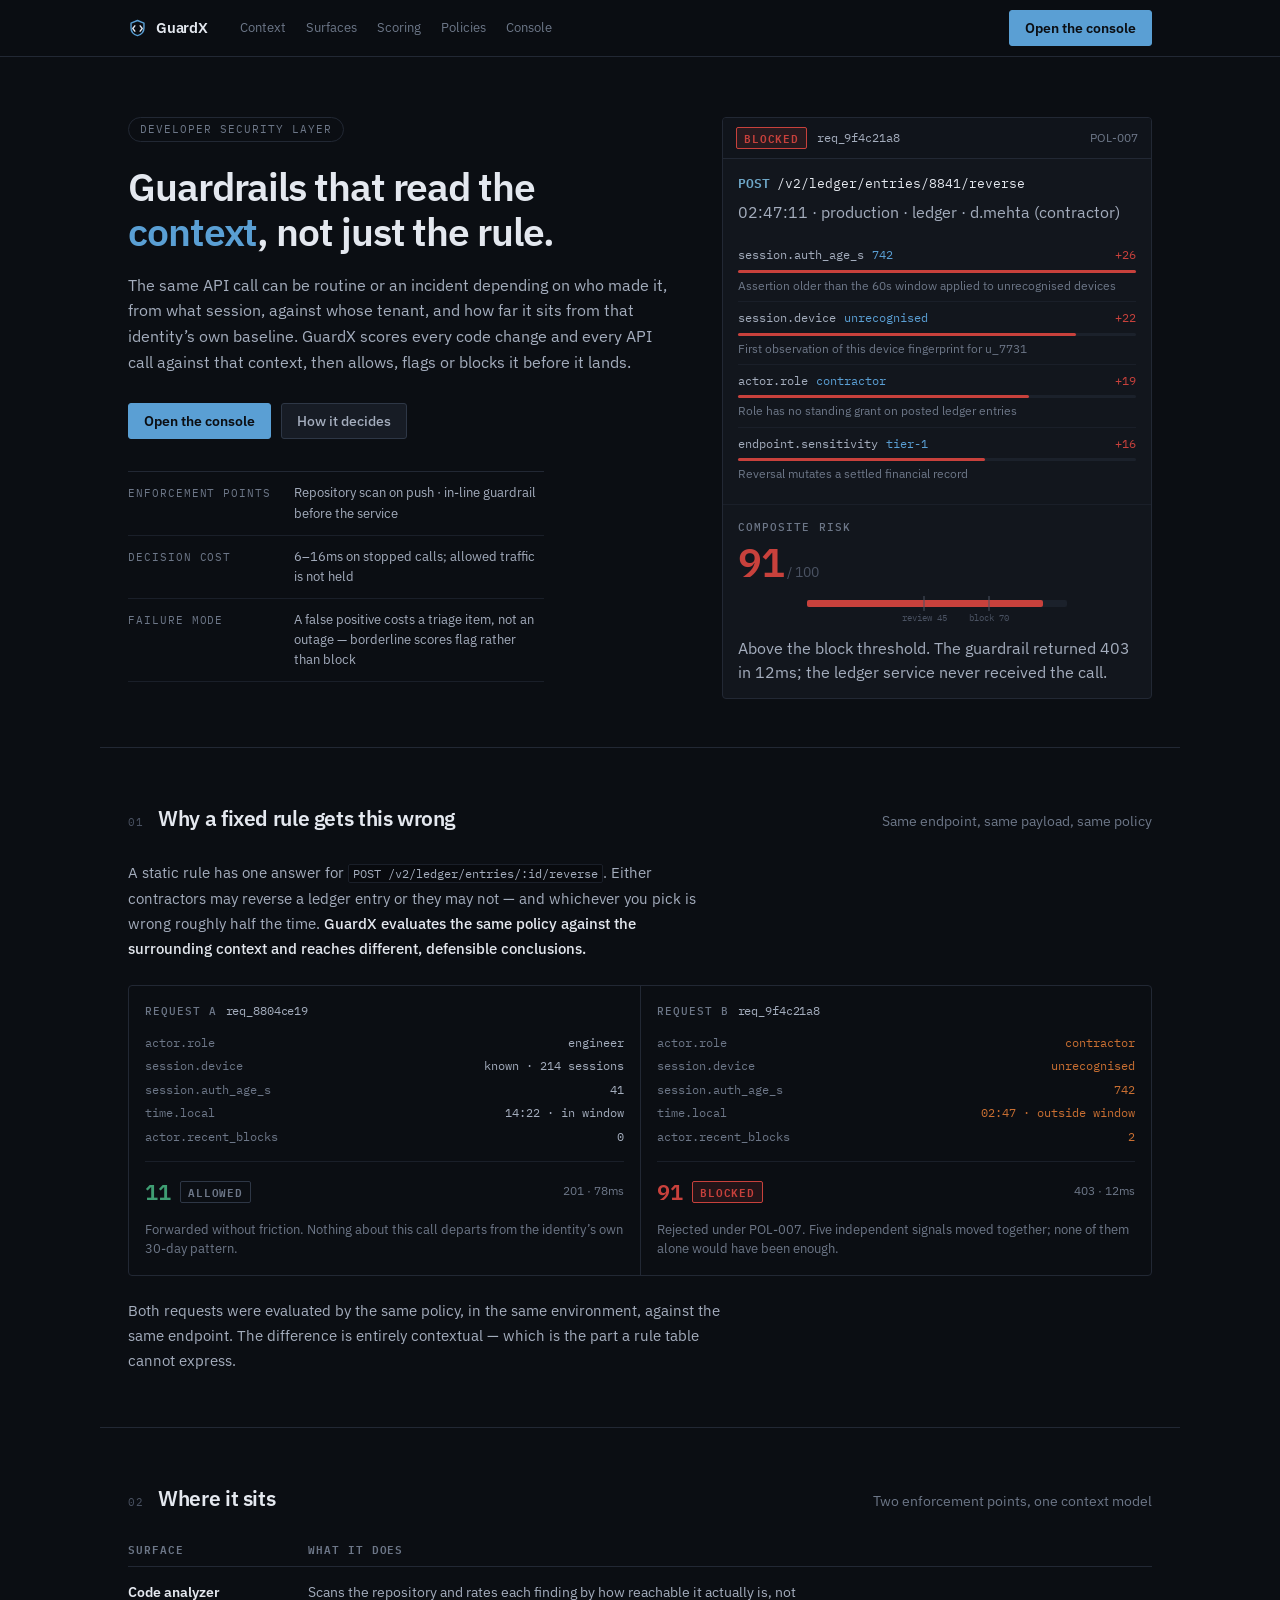
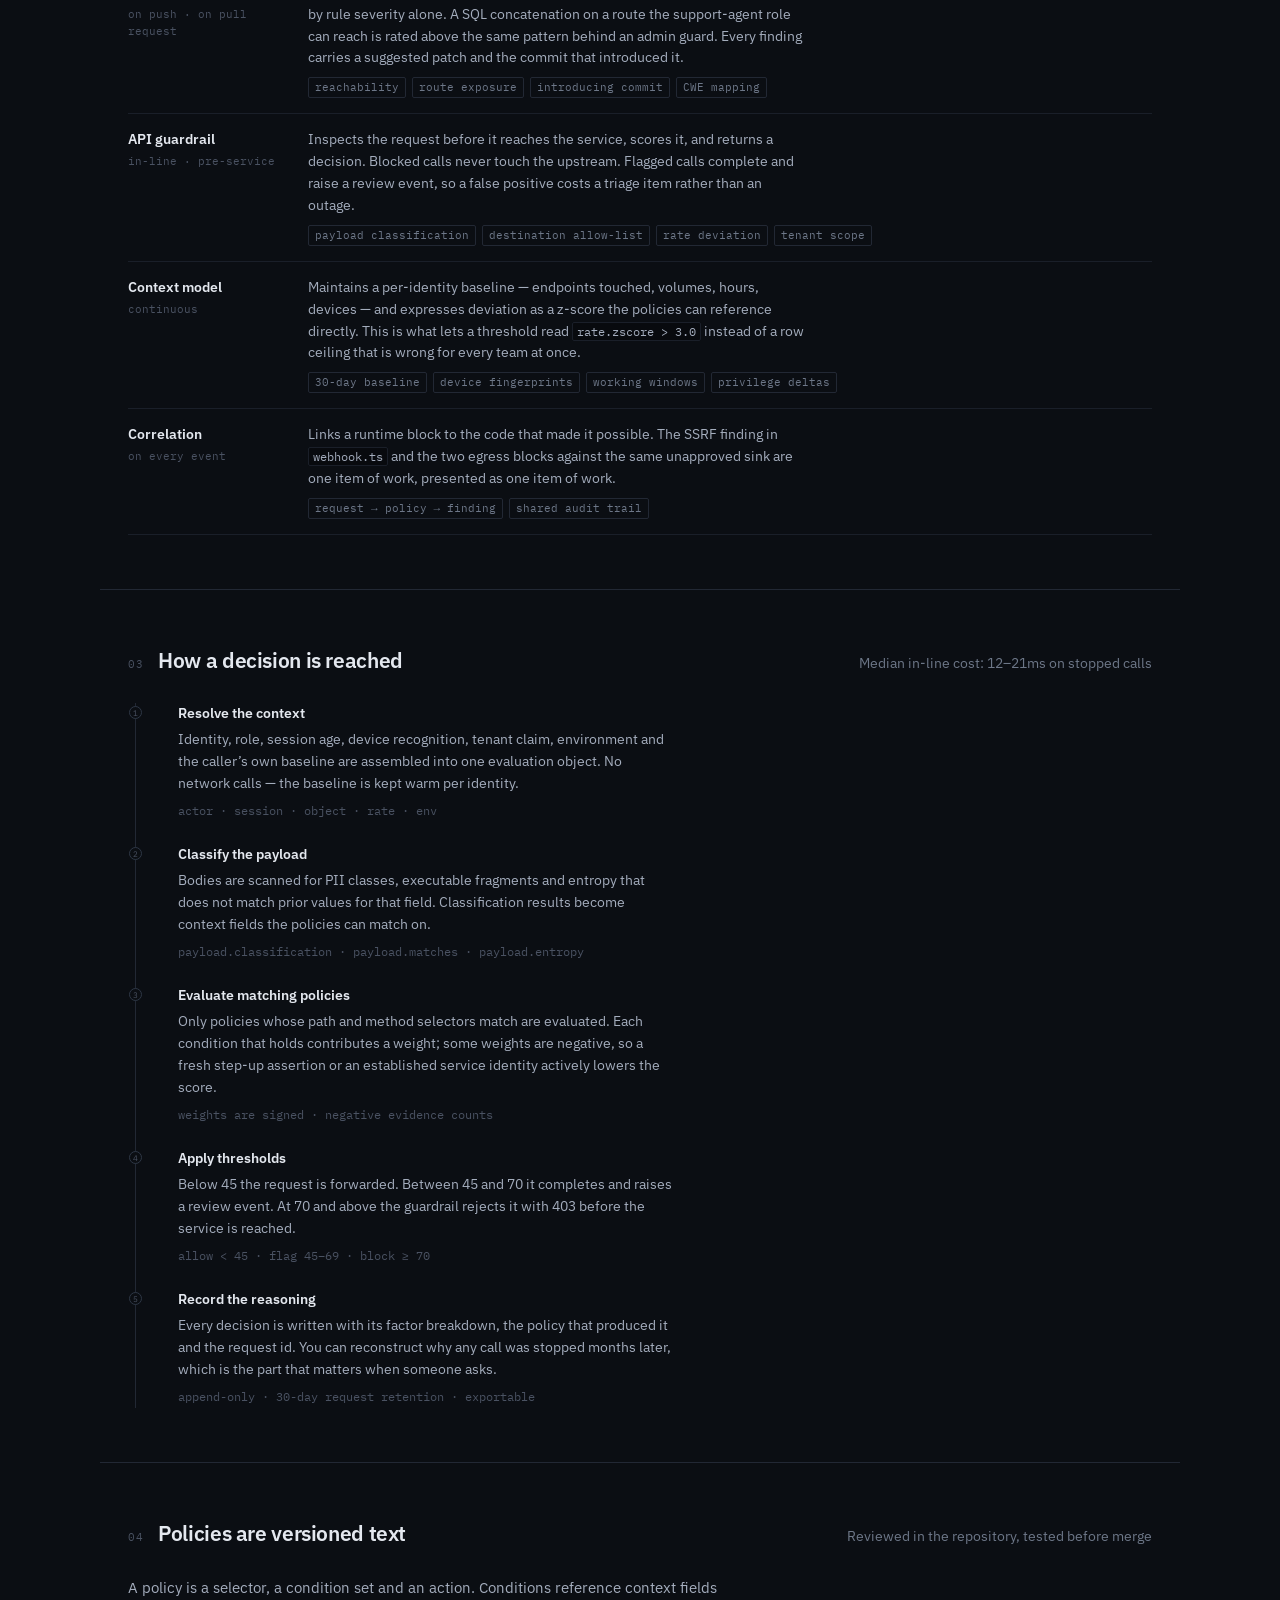
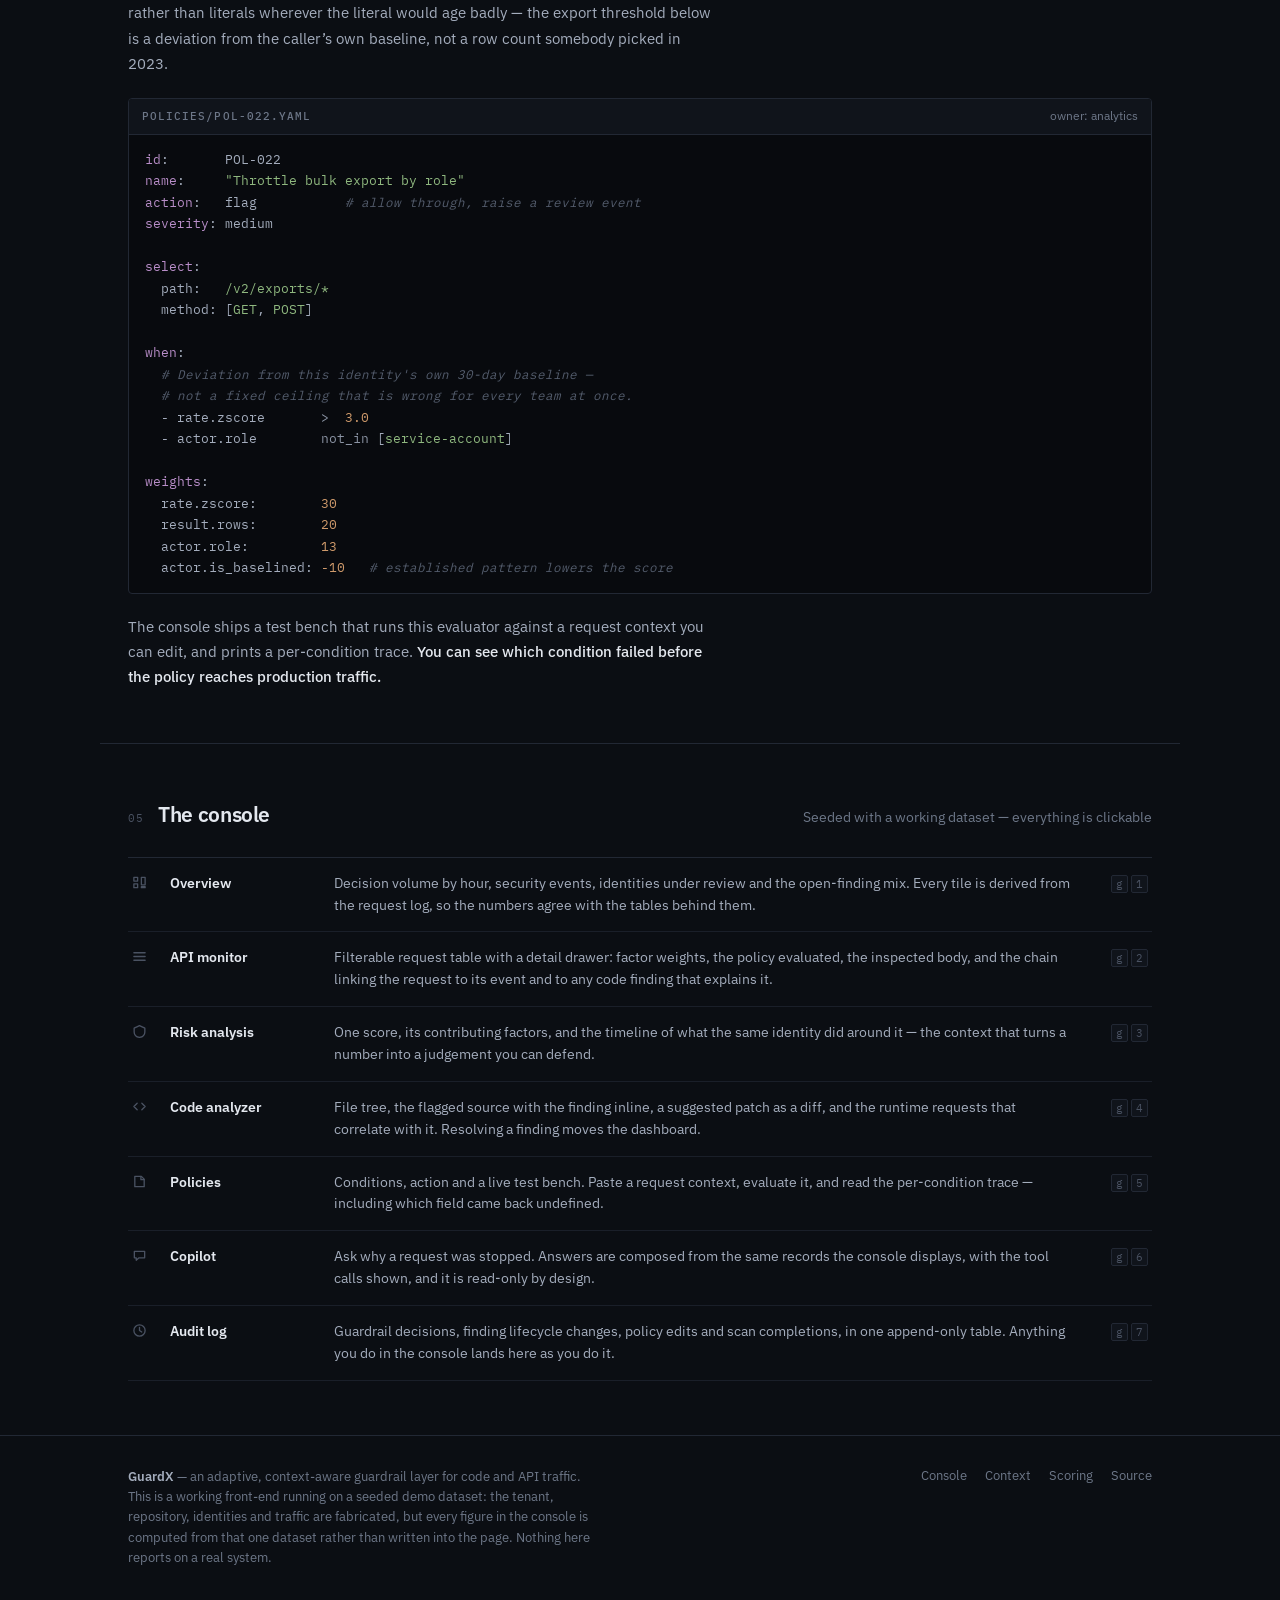
<file: index.html>
<!doctype html>
<html lang="en">
<head>
<meta charset="utf-8">
<meta name="viewport" content="width=device-width, initial-scale=1">
<title>GuardX — adaptive, context-aware guardrails for code and API traffic</title>
<meta name="description" content="GuardX scores code changes and API calls against the context they happen in — identity, session, tenant, baseline — instead of a fixed rule table.">
<meta name="color-scheme" content="dark">
<meta name="theme-color" content="#0b0e13">
<link rel="icon" href="assets/favicon.svg" type="image/svg+xml">
<link rel="stylesheet" href="assets/css/fonts.css">
<link rel="stylesheet" href="assets/css/tokens.css">
<link rel="stylesheet" href="assets/css/base.css">
<link rel="stylesheet" href="assets/css/site.css">
</head>
<body>

<header class="site-hd">
  <div class="wrap">
    <a class="brand" href="./">
      <svg width="19" height="19" viewBox="0 0 20 20" fill="none" aria-hidden="true">
        <path d="M10 1.6 3.2 4.3v5.2c0 4 2.7 6.9 6.8 8 4.1-1.1 6.8-4 6.8-8V4.3z" stroke="#5a9fd4" stroke-width="1.5" stroke-linejoin="round"/>
        <path d="M7.2 7.2 5 10l2.2 2.8M12.8 7.2 15 10l-2.2 2.8" stroke="#e4e8ef" stroke-width="1.5" stroke-linecap="round" stroke-linejoin="round"/>
      </svg>
      <span class="wordmark">GuardX</span>
    </a>
    <nav class="site-nav" aria-label="Sections">
      <a href="#context">Context</a>
      <a href="#surfaces">Surfaces</a>
      <a href="#scoring">Scoring</a>
      <a href="#policies">Policies</a>
      <a href="#console">Console</a>
    </nav>
    <div class="spacer"></div>
    <a class="btn btn-primary btn-lg" href="app.html">Open the console</a>
  </div>
</header>

<main>

  <!-- ===================================================== hero -->
  <section class="wrap hero">
    <div class="hero-copy">
    <span class="hero-kicker">Developer security layer</span>
    <h1>Guardrails that read the <em>context</em>, not just the rule.</h1>
    <p>
      The same API call can be routine or an incident depending on who made it, from what
      session, against whose tenant, and how far it sits from that identity&rsquo;s own baseline.
      GuardX scores every code change and every API call against that context, then allows,
      flags or blocks it before it lands.
    </p>
    <div class="hero-actions">
      <a class="btn btn-primary btn-lg" href="app.html">Open the console</a>
      <a class="btn btn-lg" href="#context">How it decides</a>
    </div>

    <dl class="hero-facts">
      <div>
        <dt>Enforcement points</dt>
        <dd>Repository scan on push &middot; in-line guardrail before the service</dd>
      </div>
      <div>
        <dt>Decision cost</dt>
        <dd>6&ndash;16ms on stopped calls; allowed traffic is not held</dd>
      </div>
      <div>
        <dt>Failure mode</dt>
        <dd>A false positive costs a triage item, not an outage &mdash; borderline
            scores flag rather than block</dd>
      </div>
    </dl>
    </div>

    <!-- A real record from the demo dataset, rendered the way the console
         renders it. Not a mockup of a product that doesn't exist. -->
    <figure class="strip">
      <figcaption class="strip-hd">
        <span class="decision decision-block">BLOCKED</span>
        <span class="id">req_9f4c21a8</span>
        <span class="meta" style="margin-left:auto">POL-007</span>
      </figcaption>
      <div class="strip-body">
        <div class="strip-left">
          <div class="strip-req"><span class="m">POST</span>/v2/ledger/entries/8841/reverse</div>
          <p class="meta" style="margin:-7px 0 13px">02:47:11 · production · ledger · d.mehta (contractor)</p>

          <div class="fx">
            <div class="fx-hd"><span class="k">session.auth_age_s</span><span class="v">742</span><span class="w">+26</span></div>
            <div class="fx-track"><div class="fx-fill" style="width:100%"></div></div>
            <div class="fx-note">Assertion older than the 60s window applied to unrecognised devices</div>
          </div>
          <div class="fx">
            <div class="fx-hd"><span class="k">session.device</span><span class="v">unrecognised</span><span class="w">+22</span></div>
            <div class="fx-track"><div class="fx-fill" style="width:85%"></div></div>
            <div class="fx-note">First observation of this device fingerprint for u_7731</div>
          </div>
          <div class="fx">
            <div class="fx-hd"><span class="k">actor.role</span><span class="v">contractor</span><span class="w">+19</span></div>
            <div class="fx-track"><div class="fx-fill" style="width:73%"></div></div>
            <div class="fx-note">Role has no standing grant on posted ledger entries</div>
          </div>
          <div class="fx">
            <div class="fx-hd"><span class="k">endpoint.sensitivity</span><span class="v">tier-1</span><span class="w">+16</span></div>
            <div class="fx-track"><div class="fx-fill" style="width:62%"></div></div>
            <div class="fx-note">Reversal mutates a settled financial record</div>
          </div>
        </div>
        <div class="strip-right">
          <span class="label" style="display:block;margin-bottom:7px">Composite risk</span>
          <div class="score-big">91<small> / 100</small></div>
          <svg viewBox="0 0 260 30" width="100%" height="30" style="margin-top:12px" role="img" aria-label="Risk 91 of 100, above the block threshold of 70">
            <rect x="0" y="6" width="260" height="7" rx="2" fill="#1b212b"/>
            <rect x="0" y="6" width="236" height="7" rx="2" fill="#c8413c"/>
            <line x1="117" y1="2" x2="117" y2="17" stroke="#4a5262" stroke-width="1"/>
            <text x="117" y="27" text-anchor="middle" font-family="IBM Plex Mono, monospace" font-size="9" fill="#4a5262">review 45</text>
            <line x1="182" y1="2" x2="182" y2="17" stroke="#4a5262" stroke-width="1"/>
            <text x="182" y="27" text-anchor="middle" font-family="IBM Plex Mono, monospace" font-size="9" fill="#4a5262">block 70</text>
          </svg>
          <p class="meta" style="margin-top:12px;line-height:1.55">
            Above the block threshold. The guardrail returned 403 in 12ms; the ledger
            service never received the call.
          </p>
        </div>
      </div>
    </figure>
  </section>

  <!-- ===================================================== context -->
  <section class="wrap sec" id="context">
    <div class="sec-hd">
      <span class="sec-num">01</span>
      <h2>Why a fixed rule gets this wrong</h2>
      <span class="sec-sub">Same endpoint, same payload, same policy</span>
    </div>

    <p class="lede">
      A static rule has one answer for <code class="inline">POST /v2/ledger/entries/:id/reverse</code>.
      Either contractors may reverse a ledger entry or they may not &mdash; and whichever you pick is
      wrong roughly half the time. <b>GuardX evaluates the same policy against the surrounding
      context and reaches different, defensible conclusions.</b>
    </p>

    <div class="compare" style="margin-top:24px">
      <div>
        <div class="compare-hd">
          <span class="label">Request A</span>
          <span class="id">req_8804ce19</span>
        </div>
        <dl>
          <dt>actor.role</dt><dd>engineer</dd>
          <dt>session.device</dt><dd>known · 214 sessions</dd>
          <dt>session.auth_age_s</dt><dd>41</dd>
          <dt>time.local</dt><dd>14:22 · in window</dd>
          <dt>actor.recent_blocks</dt><dd>0</dd>
        </dl>
        <div class="compare-out">
          <span class="rv" style="color:var(--sev-low)">11</span>
          <span class="decision decision-allow">ALLOWED</span>
          <span class="meta" style="margin-left:auto">201 · 78ms</span>
        </div>
        <p class="compare-note">Forwarded without friction. Nothing about this call departs from the identity&rsquo;s own 30-day pattern.</p>
      </div>
      <div>
        <div class="compare-hd">
          <span class="label">Request B</span>
          <span class="id">req_9f4c21a8</span>
        </div>
        <dl>
          <dt>actor.role</dt><dd class="diff">contractor</dd>
          <dt>session.device</dt><dd class="diff">unrecognised</dd>
          <dt>session.auth_age_s</dt><dd class="diff">742</dd>
          <dt>time.local</dt><dd class="diff">02:47 · outside window</dd>
          <dt>actor.recent_blocks</dt><dd class="diff">2</dd>
        </dl>
        <div class="compare-out">
          <span class="rv" style="color:var(--sev-crit)">91</span>
          <span class="decision decision-block">BLOCKED</span>
          <span class="meta" style="margin-left:auto">403 · 12ms</span>
        </div>
        <p class="compare-note">Rejected under POL-007. Five independent signals moved together; none of them alone would have been enough.</p>
      </div>
    </div>

    <p class="lede" style="margin-top:22px">
      Both requests were evaluated by the same policy, in the same environment, against the same
      endpoint. The difference is entirely contextual &mdash; which is the part a rule table cannot express.
    </p>
  </section>

  <!-- ===================================================== surfaces -->
  <section class="wrap sec" id="surfaces">
    <div class="sec-hd">
      <span class="sec-num">02</span>
      <h2>Where it sits</h2>
      <span class="sec-sub">Two enforcement points, one context model</span>
    </div>

    <table class="spec">
      <thead>
        <tr><th>Surface</th><th>What it does</th></tr>
      </thead>
      <tbody>
        <tr>
          <td>
            <div class="s-name">Code analyzer</div>
            <div class="s-when">on push · on pull request</div>
          </td>
          <td>
            <p class="s-body">
              Scans the repository and rates each finding by how reachable it actually is,
              not by rule severity alone. A SQL concatenation on a route the support-agent
              role can reach is rated above the same pattern behind an admin guard.
              Every finding carries a suggested patch and the commit that introduced it.
            </p>
            <div class="s-sigs"><span>reachability</span><span>route exposure</span><span>introducing commit</span><span>CWE mapping</span></div>
          </td>
        </tr>
        <tr>
          <td>
            <div class="s-name">API guardrail</div>
            <div class="s-when">in-line · pre-service</div>
          </td>
          <td>
            <p class="s-body">
              Inspects the request before it reaches the service, scores it, and returns a
              decision. Blocked calls never touch the upstream. Flagged calls complete and
              raise a review event, so a false positive costs a triage item rather than an outage.
            </p>
            <div class="s-sigs"><span>payload classification</span><span>destination allow-list</span><span>rate deviation</span><span>tenant scope</span></div>
          </td>
        </tr>
        <tr>
          <td>
            <div class="s-name">Context model</div>
            <div class="s-when">continuous</div>
          </td>
          <td>
            <p class="s-body">
              Maintains a per-identity baseline &mdash; endpoints touched, volumes, hours,
              devices &mdash; and expresses deviation as a z-score the policies can reference
              directly. This is what lets a threshold read <code class="inline">rate.zscore &gt; 3.0</code>
              instead of a row ceiling that is wrong for every team at once.
            </p>
            <div class="s-sigs"><span>30-day baseline</span><span>device fingerprints</span><span>working windows</span><span>privilege deltas</span></div>
          </td>
        </tr>
        <tr>
          <td>
            <div class="s-name">Correlation</div>
            <div class="s-when">on every event</div>
          </td>
          <td>
            <p class="s-body">
              Links a runtime block to the code that made it possible. The SSRF finding in
              <code class="inline">webhook.ts</code> and the two egress blocks against the same
              unapproved sink are one item of work, presented as one item of work.
            </p>
            <div class="s-sigs"><span>request → policy → finding</span><span>shared audit trail</span></div>
          </td>
        </tr>
      </tbody>
    </table>
  </section>

  <!-- ===================================================== scoring -->
  <section class="wrap sec" id="scoring">
    <div class="sec-hd">
      <span class="sec-num">03</span>
      <h2>How a decision is reached</h2>
      <span class="sec-sub">Median in-line cost: 12&ndash;21ms on stopped calls</span>
    </div>

    <div class="pipe">
      <div class="pipe-step">
        <span class="pipe-dot">1</span>
        <div class="pipe-b">
          <div class="pipe-t">Resolve the context</div>
          <p class="pipe-d">
            Identity, role, session age, device recognition, tenant claim, environment and
            the caller&rsquo;s own baseline are assembled into one evaluation object. No network
            calls &mdash; the baseline is kept warm per identity.
          </p>
          <div class="pipe-m">actor · session · object · rate · env</div>
        </div>
      </div>
      <div class="pipe-step">
        <span class="pipe-dot">2</span>
        <div class="pipe-b">
          <div class="pipe-t">Classify the payload</div>
          <p class="pipe-d">
            Bodies are scanned for PII classes, executable fragments and entropy that does not
            match prior values for that field. Classification results become context fields the
            policies can match on.
          </p>
          <div class="pipe-m">payload.classification · payload.matches · payload.entropy</div>
        </div>
      </div>
      <div class="pipe-step">
        <span class="pipe-dot">3</span>
        <div class="pipe-b">
          <div class="pipe-t">Evaluate matching policies</div>
          <p class="pipe-d">
            Only policies whose path and method selectors match are evaluated. Each condition
            that holds contributes a weight; some weights are negative, so a fresh step-up
            assertion or an established service identity actively lowers the score.
          </p>
          <div class="pipe-m">weights are signed · negative evidence counts</div>
        </div>
      </div>
      <div class="pipe-step">
        <span class="pipe-dot">4</span>
        <div class="pipe-b">
          <div class="pipe-t">Apply thresholds</div>
          <p class="pipe-d">
            Below 45 the request is forwarded. Between 45 and 70 it completes and raises a
            review event. At 70 and above the guardrail rejects it with 403 before the
            service is reached.
          </p>
          <div class="pipe-m">allow &lt; 45 · flag 45–69 · block ≥ 70</div>
        </div>
      </div>
      <div class="pipe-step">
        <span class="pipe-dot">5</span>
        <div class="pipe-b">
          <div class="pipe-t">Record the reasoning</div>
          <p class="pipe-d">
            Every decision is written with its factor breakdown, the policy that produced it and
            the request id. You can reconstruct why any call was stopped months later, which is
            the part that matters when someone asks.
          </p>
          <div class="pipe-m">append-only · 30-day request retention · exportable</div>
        </div>
      </div>
    </div>
  </section>

  <!-- ===================================================== policies -->
  <section class="wrap sec" id="policies">
    <div class="sec-hd">
      <span class="sec-num">04</span>
      <h2>Policies are versioned text</h2>
      <span class="sec-sub">Reviewed in the repository, tested before merge</span>
    </div>

    <p class="lede" style="margin-bottom:22px">
      A policy is a selector, a condition set and an action. Conditions reference context fields
      rather than literals wherever the literal would age badly &mdash; the export threshold below is
      a deviation from the caller&rsquo;s own baseline, not a row count somebody picked in 2023.
    </p>

    <div class="codepanel">
      <div class="codepanel-hd">
        <span class="label">policies/POL-022.yaml</span>
        <span class="meta" style="margin-left:auto">owner: analytics</span>
      </div>
      <pre><span class="t-kw">id</span>:       POL-022
<span class="t-kw">name</span>:     <span class="t-str">"Throttle bulk export by role"</span>
<span class="t-kw">action</span>:   flag           <span class="t-com"># allow through, raise a review event</span>
<span class="t-kw">severity</span>: medium

<span class="t-kw">select</span>:
  path:   <span class="t-str">/v2/exports/*</span>
  method: [<span class="t-str">GET</span>, <span class="t-str">POST</span>]

<span class="t-kw">when</span>:
  <span class="t-com"># Deviation from this identity's own 30-day baseline —</span>
  <span class="t-com"># not a fixed ceiling that is wrong for every team at once.</span>
  - rate.zscore       <span class="t-op">&gt;</span>  <span class="t-num">3.0</span>
  - actor.role        <span class="t-op">not_in</span> [<span class="t-str">service-account</span>]

<span class="t-kw">weights</span>:
  rate.zscore:        <span class="t-num">30</span>
  result.rows:        <span class="t-num">20</span>
  actor.role:         <span class="t-num">13</span>
  actor.is_baselined: <span class="t-num">-10</span>   <span class="t-com"># established pattern lowers the score</span>
</pre>
    </div>

    <p class="lede" style="margin-top:20px">
      The console ships a test bench that runs this evaluator against a request context you can
      edit, and prints a per-condition trace. <b>You can see which condition failed before the
      policy reaches production traffic.</b>
    </p>
  </section>

  <!-- ===================================================== console -->
  <section class="wrap sec" id="console">
    <div class="sec-hd">
      <span class="sec-num">05</span>
      <h2>The console</h2>
      <span class="sec-sub">Seeded with a working dataset — everything is clickable</span>
    </div>

    <nav class="tour" aria-label="Console views">
      <a class="tour-row" href="app.html#/overview">
        <span class="tour-ic"><svg width="15" height="15" viewBox="0 0 16 16" fill="none" stroke="currentColor" stroke-width="1.4" stroke-linecap="round" stroke-linejoin="round" aria-hidden="true"><path d="M2 9.5h4v4H2zM2 2.5h4v4H2zM10 2.5h4v8h-4zM10 12.5h4v1h-4z"/></svg></span>
        <span class="tour-nm">Overview</span>
        <span class="tour-ds">Decision volume by hour, security events, identities under review and the open-finding mix. Every tile is derived from the request log, so the numbers agree with the tables behind them.</span>
        <span class="tour-kb"><kbd>g</kbd><kbd>1</kbd></span>
      </a>
      <a class="tour-row" href="app.html#/api">
        <span class="tour-ic"><svg width="15" height="15" viewBox="0 0 16 16" fill="none" stroke="currentColor" stroke-width="1.4" stroke-linecap="round" stroke-linejoin="round" aria-hidden="true"><path d="M2 4h12M2 8h12M2 12h12"/></svg></span>
        <span class="tour-nm">API monitor</span>
        <span class="tour-ds">Filterable request table with a detail drawer: factor weights, the policy evaluated, the inspected body, and the chain linking the request to its event and to any code finding that explains it.</span>
        <span class="tour-kb"><kbd>g</kbd><kbd>2</kbd></span>
      </a>
      <a class="tour-row" href="app.html#/risk">
        <span class="tour-ic"><svg width="15" height="15" viewBox="0 0 16 16" fill="none" stroke="currentColor" stroke-width="1.4" stroke-linecap="round" stroke-linejoin="round" aria-hidden="true"><path d="M8 1.8 2.3 4.4v4c0 3.1 2.4 5.3 5.7 5.9 3.3-.6 5.7-2.8 5.7-5.9v-4z"/></svg></span>
        <span class="tour-nm">Risk analysis</span>
        <span class="tour-ds">One score, its contributing factors, and the timeline of what the same identity did around it — the context that turns a number into a judgement you can defend.</span>
        <span class="tour-kb"><kbd>g</kbd><kbd>3</kbd></span>
      </a>
      <a class="tour-row" href="app.html#/code">
        <span class="tour-ic"><svg width="15" height="15" viewBox="0 0 16 16" fill="none" stroke="currentColor" stroke-width="1.4" stroke-linecap="round" stroke-linejoin="round" aria-hidden="true"><path d="M5.5 4.5 2 8l3.5 3.5M10.5 4.5 14 8l-3.5 3.5"/></svg></span>
        <span class="tour-nm">Code analyzer</span>
        <span class="tour-ds">File tree, the flagged source with the finding inline, a suggested patch as a diff, and the runtime requests that correlate with it. Resolving a finding moves the dashboard.</span>
        <span class="tour-kb"><kbd>g</kbd><kbd>4</kbd></span>
      </a>
      <a class="tour-row" href="app.html#/policies">
        <span class="tour-ic"><svg width="15" height="15" viewBox="0 0 16 16" fill="none" stroke="currentColor" stroke-width="1.4" stroke-linecap="round" stroke-linejoin="round" aria-hidden="true"><path d="M3 2.5h7l3 3v8H3z"/><path d="M9.5 2.5v3.5H13"/></svg></span>
        <span class="tour-nm">Policies</span>
        <span class="tour-ds">Conditions, action and a live test bench. Paste a request context, evaluate it, and read the per-condition trace — including which field came back undefined.</span>
        <span class="tour-kb"><kbd>g</kbd><kbd>5</kbd></span>
      </a>
      <a class="tour-row" href="app.html#/copilot">
        <span class="tour-ic"><svg width="15" height="15" viewBox="0 0 16 16" fill="none" stroke="currentColor" stroke-width="1.4" stroke-linecap="round" stroke-linejoin="round" aria-hidden="true"><path d="M2.5 3.5h11v7h-6l-3 2.5v-2.5h-2z"/></svg></span>
        <span class="tour-nm">Copilot</span>
        <span class="tour-ds">Ask why a request was stopped. Answers are composed from the same records the console displays, with the tool calls shown, and it is read-only by design.</span>
        <span class="tour-kb"><kbd>g</kbd><kbd>6</kbd></span>
      </a>
      <a class="tour-row" href="app.html#/audit">
        <span class="tour-ic"><svg width="15" height="15" viewBox="0 0 16 16" fill="none" stroke="currentColor" stroke-width="1.4" stroke-linecap="round" stroke-linejoin="round" aria-hidden="true"><circle cx="8" cy="8" r="6"/><path d="M8 4.6V8l2.4 1.6"/></svg></span>
        <span class="tour-nm">Audit log</span>
        <span class="tour-ds">Guardrail decisions, finding lifecycle changes, policy edits and scan completions, in one append-only table. Anything you do in the console lands here as you do it.</span>
        <span class="tour-kb"><kbd>g</kbd><kbd>7</kbd></span>
      </a>
    </nav>
  </section>

</main>

<footer class="site-ft">
  <div class="wrap">
    <p class="fnote">
      <b style="color:var(--ink-secondary)">GuardX</b> &mdash; an adaptive, context-aware guardrail
      layer for code and API traffic.<br>
      This is a working front-end running on a seeded demo dataset: the tenant, repository,
      identities and traffic are fabricated, but every figure in the console is computed from
      that one dataset rather than written into the page. Nothing here reports on a real system.
    </p>
    <nav class="flinks" aria-label="Footer">
      <a href="app.html">Console</a>
      <a href="#context">Context</a>
      <a href="#scoring">Scoring</a>
      <a href="https://github.com/prakharporwal518-collab/adaptive-context-aware-code-api-guardrails">Source</a>
    </nav>
  </div>
</footer>

</body>
</html>
</file>
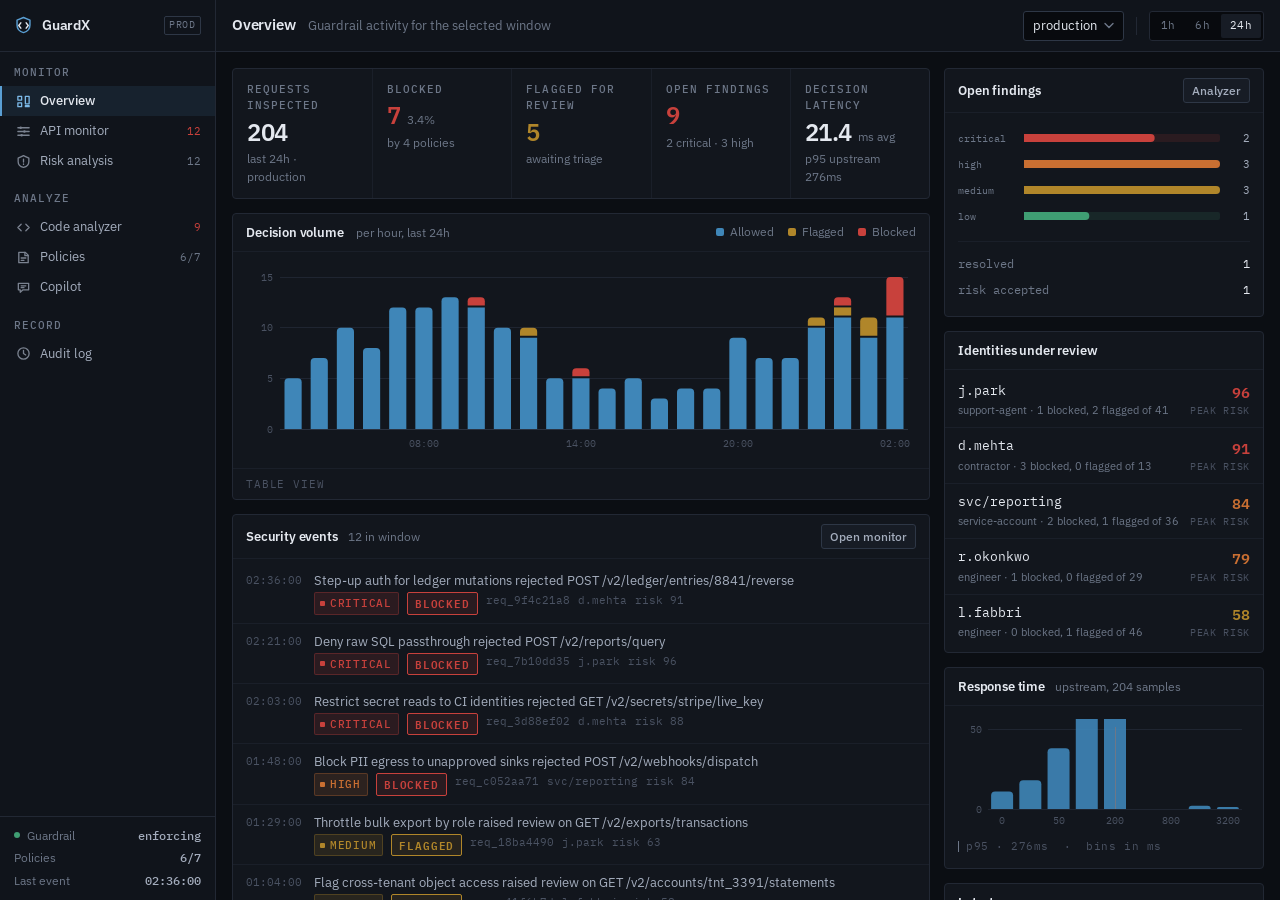
<file: app.html>
<!doctype html>
<html lang="en">
<head>
<meta charset="utf-8">
<meta name="viewport" content="width=device-width, initial-scale=1">
<title>Console · GuardX</title>
<meta name="description" content="GuardX console — adaptive, context-aware guardrails for code and API traffic.">
<meta name="color-scheme" content="dark">
<meta name="theme-color" content="#0b0e13">
<link rel="icon" href="assets/favicon.svg" type="image/svg+xml">
<link rel="stylesheet" href="assets/css/fonts.css">
<link rel="stylesheet" href="assets/css/tokens.css">
<link rel="stylesheet" href="assets/css/base.css">
<link rel="stylesheet" href="assets/css/app.css">
</head>
<body>
<a href="#viewport" class="sr-only">Skip to content</a>
<div id="app"></div>
<noscript>
  <div style="padding:40px;max-width:60ch;margin:0 auto">
    <h1 style="font-size:18px;margin-bottom:10px">GuardX console</h1>
    <p style="color:#a4adbd;line-height:1.6">The console renders its panels client-side and needs JavaScript.
    The <a href="index.html" style="color:#5a9fd4">product overview</a> reads without it.</p>
  </div>
</noscript>
<script type="module" src="assets/js/app.js"></script>
</body>
</html>
</file>
<file: assets/css/fonts.css>
/* IBM Plex Sans + IBM Plex Mono, self-hosted (latin, latin-ext).
   Served from the same origin so the console has no third-party font
   dependency and no flash of fallback text. */


/* latin-ext */
@font-face {
  font-family: 'IBM Plex Mono';
  font-style: normal;
  font-weight: 400;
  font-display: swap;
  src: url(../fonts/ibm-plex-mono-400-latin-ext.woff2) format('woff2');
  unicode-range: U+0100-02BA, U+02BD-02C5, U+02C7-02CC, U+02CE-02D7, U+02DD-02FF, U+0304, U+0308, U+0329, U+1D00-1DBF, U+1E00-1E9F, U+1EF2-1EFF, U+2020, U+20A0-20AB, U+20AD-20C0, U+2113, U+2C60-2C7F, U+A720-A7FF;
}

/* latin */
@font-face {
  font-family: 'IBM Plex Mono';
  font-style: normal;
  font-weight: 400;
  font-display: swap;
  src: url(../fonts/ibm-plex-mono-400-latin.woff2) format('woff2');
  unicode-range: U+0000-00FF, U+0131, U+0152-0153, U+02BB-02BC, U+02C6, U+02DA, U+02DC, U+0304, U+0308, U+0329, U+2000-206F, U+20AC, U+2122, U+2191, U+2193, U+2212, U+2215, U+FEFF, U+FFFD;
}

/* latin-ext */
@font-face {
  font-family: 'IBM Plex Mono';
  font-style: normal;
  font-weight: 500;
  font-display: swap;
  src: url(../fonts/ibm-plex-mono-500-latin-ext.woff2) format('woff2');
  unicode-range: U+0100-02BA, U+02BD-02C5, U+02C7-02CC, U+02CE-02D7, U+02DD-02FF, U+0304, U+0308, U+0329, U+1D00-1DBF, U+1E00-1E9F, U+1EF2-1EFF, U+2020, U+20A0-20AB, U+20AD-20C0, U+2113, U+2C60-2C7F, U+A720-A7FF;
}

/* latin */
@font-face {
  font-family: 'IBM Plex Mono';
  font-style: normal;
  font-weight: 500;
  font-display: swap;
  src: url(../fonts/ibm-plex-mono-500-latin.woff2) format('woff2');
  unicode-range: U+0000-00FF, U+0131, U+0152-0153, U+02BB-02BC, U+02C6, U+02DA, U+02DC, U+0304, U+0308, U+0329, U+2000-206F, U+20AC, U+2122, U+2191, U+2193, U+2212, U+2215, U+FEFF, U+FFFD;
}

/* latin-ext */
@font-face {
  font-family: 'IBM Plex Mono';
  font-style: normal;
  font-weight: 600;
  font-display: swap;
  src: url(../fonts/ibm-plex-mono-600-latin-ext.woff2) format('woff2');
  unicode-range: U+0100-02BA, U+02BD-02C5, U+02C7-02CC, U+02CE-02D7, U+02DD-02FF, U+0304, U+0308, U+0329, U+1D00-1DBF, U+1E00-1E9F, U+1EF2-1EFF, U+2020, U+20A0-20AB, U+20AD-20C0, U+2113, U+2C60-2C7F, U+A720-A7FF;
}

/* latin */
@font-face {
  font-family: 'IBM Plex Mono';
  font-style: normal;
  font-weight: 600;
  font-display: swap;
  src: url(../fonts/ibm-plex-mono-600-latin.woff2) format('woff2');
  unicode-range: U+0000-00FF, U+0131, U+0152-0153, U+02BB-02BC, U+02C6, U+02DA, U+02DC, U+0304, U+0308, U+0329, U+2000-206F, U+20AC, U+2122, U+2191, U+2193, U+2212, U+2215, U+FEFF, U+FFFD;
}

/* latin-ext */
@font-face {
  font-family: 'IBM Plex Sans';
  font-style: normal;
  font-weight: 400;
  font-stretch: 100%;
  font-display: swap;
  src: url(../fonts/ibm-plex-sans-400-latin-ext.woff2) format('woff2');
  unicode-range: U+0100-02BA, U+02BD-02C5, U+02C7-02CC, U+02CE-02D7, U+02DD-02FF, U+0304, U+0308, U+0329, U+1D00-1DBF, U+1E00-1E9F, U+1EF2-1EFF, U+2020, U+20A0-20AB, U+20AD-20C0, U+2113, U+2C60-2C7F, U+A720-A7FF;
}

/* latin */
@font-face {
  font-family: 'IBM Plex Sans';
  font-style: normal;
  font-weight: 400;
  font-stretch: 100%;
  font-display: swap;
  src: url(../fonts/ibm-plex-sans-400-latin.woff2) format('woff2');
  unicode-range: U+0000-00FF, U+0131, U+0152-0153, U+02BB-02BC, U+02C6, U+02DA, U+02DC, U+0304, U+0308, U+0329, U+2000-206F, U+20AC, U+2122, U+2191, U+2193, U+2212, U+2215, U+FEFF, U+FFFD;
}

/* latin-ext */
@font-face {
  font-family: 'IBM Plex Sans';
  font-style: normal;
  font-weight: 500;
  font-stretch: 100%;
  font-display: swap;
  src: url(../fonts/ibm-plex-sans-500-latin-ext.woff2) format('woff2');
  unicode-range: U+0100-02BA, U+02BD-02C5, U+02C7-02CC, U+02CE-02D7, U+02DD-02FF, U+0304, U+0308, U+0329, U+1D00-1DBF, U+1E00-1E9F, U+1EF2-1EFF, U+2020, U+20A0-20AB, U+20AD-20C0, U+2113, U+2C60-2C7F, U+A720-A7FF;
}

/* latin */
@font-face {
  font-family: 'IBM Plex Sans';
  font-style: normal;
  font-weight: 500;
  font-stretch: 100%;
  font-display: swap;
  src: url(../fonts/ibm-plex-sans-500-latin.woff2) format('woff2');
  unicode-range: U+0000-00FF, U+0131, U+0152-0153, U+02BB-02BC, U+02C6, U+02DA, U+02DC, U+0304, U+0308, U+0329, U+2000-206F, U+20AC, U+2122, U+2191, U+2193, U+2212, U+2215, U+FEFF, U+FFFD;
}

/* latin-ext */
@font-face {
  font-family: 'IBM Plex Sans';
  font-style: normal;
  font-weight: 600;
  font-stretch: 100%;
  font-display: swap;
  src: url(../fonts/ibm-plex-sans-600-latin-ext.woff2) format('woff2');
  unicode-range: U+0100-02BA, U+02BD-02C5, U+02C7-02CC, U+02CE-02D7, U+02DD-02FF, U+0304, U+0308, U+0329, U+1D00-1DBF, U+1E00-1E9F, U+1EF2-1EFF, U+2020, U+20A0-20AB, U+20AD-20C0, U+2113, U+2C60-2C7F, U+A720-A7FF;
}

/* latin */
@font-face {
  font-family: 'IBM Plex Sans';
  font-style: normal;
  font-weight: 600;
  font-stretch: 100%;
  font-display: swap;
  src: url(../fonts/ibm-plex-sans-600-latin.woff2) format('woff2');
  unicode-range: U+0000-00FF, U+0131, U+0152-0153, U+02BB-02BC, U+02C6, U+02DA, U+02DC, U+0304, U+0308, U+0329, U+2000-206F, U+20AC, U+2122, U+2191, U+2193, U+2212, U+2215, U+FEFF, U+FFFD;
}
</file>
<file: assets/css/tokens.css>
/* ==========================================================================
   GuardX design tokens
   --------------------------------------------------------------------------
   Two colour systems live here and they are deliberately kept apart:

   1. SURFACE / INK  - the neutral chassis. Warm-shifted charcoal, never pure
      black, so code panels and data tables don't vibrate under long reading.
   2. SIGNAL         - risk, decision and status. These are reserved. A signal
      colour never becomes decoration and never stands alone: every use is
      paired with a text label (see .sev / .decision in app.css).

   Chart series colours were validated for CVD separation against the panel
   surface (#12161d). Do not re-pick them by eye.
   ========================================================================== */

:root {
  /* -- surfaces ---------------------------------------------------------- */
  --bg            : #0b0e13;   /* page */
  --bg-sunken     : #080a0e;   /* wells, code gutters, inset tracks */
  --panel         : #12161d;   /* primary panel surface */
  --panel-raised  : #171c25;   /* drawers, menus, hovered rows */
  --panel-header  : #10141b;

  /* -- lines ------------------------------------------------------------- */
  --line          : #222834;   /* standard hairline */
  --line-soft     : #1a1f29;   /* internal dividers, table rules */
  --line-strong   : #2e3746;   /* input borders, focused containers */

  /* -- ink --------------------------------------------------------------- */
  --ink           : #e4e8ef;   /* primary text */
  --ink-secondary : #a4adbd;   /* body copy, secondary labels */
  --ink-muted     : #6d7788;   /* metadata, timestamps, captions */
  --ink-faint     : #4a5262;   /* disabled, axis ticks, watermarks */

  /* -- brand / interactive ----------------------------------------------- */
  --accent        : #5a9fd4;
  --accent-bright : #7bb8e6;
  --accent-dim    : #2e5f85;
  --accent-wash   : rgba(90, 159, 212, 0.10);
  --accent-ink    : #0b0e13;   /* text on a filled accent surface */

  /* -- signal: risk severity --------------------------------------------- */
  /* Ordered low -> critical. Always rendered with its text label. */
  --sev-low       : #3f9e73;
  --sev-low-wash  : rgba(63, 158, 115, 0.13);
  --sev-med       : #b0862a;
  --sev-med-wash  : rgba(176, 134, 42, 0.14);
  --sev-high      : #c96f32;
  --sev-high-wash : rgba(201, 111, 50, 0.14);
  --sev-crit      : #c8413c;
  --sev-crit-wash : rgba(200, 65, 60, 0.14);
  --sev-info      : #5f7d95;
  --sev-info-wash : rgba(95, 125, 149, 0.14);

  /* -- signal: guardrail decision ---------------------------------------- */
  --allow         : #3f9e73;
  --flag          : #b0862a;
  --block         : #c8413c;

  /* -- chart series (validated, dark surface) ---------------------------- */
  --series-allowed: #3f86b8;
  --series-flagged: #b0862a;
  --series-blocked: #c8413c;
  --grid          : #1f2531;   /* one step off panel, hairline, solid */

  /* -- type -------------------------------------------------------------- */
  --font-sans: "IBM Plex Sans", ui-sans-serif, system-ui, -apple-system,
               "Segoe UI", Roboto, Helvetica, Arial, sans-serif;
  --font-mono: "IBM Plex Mono", ui-monospace, SFMono-Regular, "SF Mono",
               Menlo, Consolas, monospace;

  /* -- geometry ---------------------------------------------------------- */
  /* Radii stay small on purpose. Data surfaces are square; only controls and
     pills round, and never past 4px except true pills. */
  --r-sm: 2px;
  --r-md: 3px;
  --r-lg: 4px;
  --r-pill: 100px;

  --rail-w: 216px;
  --topbar-h: 52px;

  /* -- elevation --------------------------------------------------------- */
  --shadow-drawer: -18px 0 48px rgba(0, 0, 0, 0.44);
  --shadow-pop: 0 10px 28px rgba(0, 0, 0, 0.5);

  /* -- motion ------------------------------------------------------------ */
  --ease: cubic-bezier(0.2, 0, 0.13, 1);
  --fast: 110ms;
  --med: 200ms;
  --slow: 320ms;
}

@media (prefers-reduced-motion: reduce) {
  *, *::before, *::after {
    animation-duration: 0.01ms !important;
    animation-iteration-count: 1 !important;
    transition-duration: 0.01ms !important;
    scroll-behavior: auto !important;
  }
}
</file>
<file: assets/css/base.css>
/* ==========================================================================
   GuardX base — reset, typography scale, shared primitives
   ========================================================================== */

*, *::before, *::after { box-sizing: border-box; }

html { -webkit-text-size-adjust: 100%; }

body {
  margin: 0;
  background: var(--bg);
  color: var(--ink);
  font-family: var(--font-sans);
  font-size: 14px;
  line-height: 1.55;
  -webkit-font-smoothing: antialiased;
  -moz-osx-font-smoothing: grayscale;
  font-feature-settings: "cv05" 1;
}

h1, h2, h3, h4, h5 { margin: 0; font-weight: 600; letter-spacing: -0.012em; }
p  { margin: 0; }
figure, figcaption, dl, dd, blockquote, pre { margin: 0; }
ul, ol { margin: 0; padding: 0; }
dl { padding: 0; }
li { list-style: none; }

a { color: var(--accent); text-decoration: none; }
a:hover { color: var(--accent-bright); }

button, input, select, textarea { font: inherit; color: inherit; }

svg { display: block; }

::selection { background: rgba(90, 159, 212, 0.28); }

/* --- focus ---------------------------------------------------------------
   One visible ring everywhere. Keyboard only, so pointer users never see it. */
:focus { outline: none; }
:focus-visible {
  outline: 2px solid var(--accent);
  outline-offset: 1px;
  border-radius: var(--r-sm);
}

/* --- scrollbars ---------------------------------------------------------- */
* { scrollbar-width: thin; scrollbar-color: #2b3340 transparent; }
*::-webkit-scrollbar { width: 10px; height: 10px; }
*::-webkit-scrollbar-track { background: transparent; }
*::-webkit-scrollbar-thumb {
  background: #262e3a; border-radius: 10px;
  border: 3px solid transparent; background-clip: content-box;
}
*::-webkit-scrollbar-thumb:hover { background: #333d4c; background-clip: content-box; }

/* ==========================================================================
   Typography utilities
   ========================================================================== */

/* Section eyebrow / column header. Small, tracked-out, mono — this is the
   single most load-bearing label style in the product. */
.label {
  font-family: var(--font-mono);
  font-size: 10.5px;
  font-weight: 500;
  letter-spacing: 0.1em;
  text-transform: uppercase;
  color: var(--ink-muted);
}

.mono { font-family: var(--font-mono); font-variant-ligatures: none; }
.tnum { font-variant-numeric: tabular-nums; }

/* Identifiers — request ids, commit shas, policy ids. */
.id {
  font-family: var(--font-mono);
  font-size: 12px;
  color: var(--ink-secondary);
  letter-spacing: -0.01em;
}

.meta { font-size: 12px; color: var(--ink-muted); }

.truncate { overflow: hidden; text-overflow: ellipsis; white-space: nowrap; }

/* ==========================================================================
   Signal primitives
   Every signal colour below is accompanied by its text label. Colour is the
   second channel here, never the only one.
   ========================================================================== */

.sev {
  display: inline-flex; align-items: center; gap: 5px;
  font-family: var(--font-mono);
  font-size: 10.5px; font-weight: 500; letter-spacing: 0.07em;
  text-transform: uppercase;
  padding: 2px 6px 2px 5px;
  border-radius: var(--r-sm);
  border: 1px solid transparent;
  white-space: nowrap;
}
.sev::before {
  content: ""; width: 5px; height: 5px; border-radius: 1px;
  background: currentColor; flex: none;
}
.sev-critical { color: var(--sev-crit); background: var(--sev-crit-wash); border-color: rgba(200,65,60,.3); }
.sev-high     { color: var(--sev-high); background: var(--sev-high-wash); border-color: rgba(201,111,50,.3); }
.sev-medium   { color: var(--sev-med);  background: var(--sev-med-wash);  border-color: rgba(176,134,42,.3); }
.sev-low      { color: var(--sev-low);  background: var(--sev-low-wash);  border-color: rgba(63,158,115,.3); }
.sev-info     { color: var(--sev-info); background: var(--sev-info-wash); border-color: rgba(95,125,149,.3); }

/* Guardrail decision. Squarer and heavier than severity so the two never get
   confused when they sit in adjacent table columns. */
.decision {
  display: inline-block;
  font-family: var(--font-mono);
  font-size: 10.5px; font-weight: 600; letter-spacing: 0.08em;
  padding: 2px 7px; border-radius: var(--r-sm);
  border: 1px solid currentColor;
}
.decision-block { color: var(--block); background: rgba(200,65,60,.12); }
.decision-flag  { color: var(--flag);  background: rgba(176,134,42,.12); }
.decision-allow { color: var(--ink-muted); border-color: var(--line-strong); background: transparent; }

/* HTTP verbs. Weight and letterspacing do the work; only mutating verbs get
   any colour at all, so a table of GETs stays quiet. */
.verb {
  font-family: var(--font-mono); font-size: 10.5px; font-weight: 600;
  letter-spacing: 0.06em; color: var(--ink-muted);
}
.verb-post   { color: #6fa8c9; }
.verb-put    { color: #a98cc4; }
.verb-patch  { color: #a98cc4; }
.verb-delete { color: var(--sev-crit); }

/* HTTP status. 2xx recedes; 4xx/5xx step forward. */
.status-2xx { color: var(--ink-secondary); }
.status-4xx { color: var(--sev-med); }
.status-5xx { color: var(--sev-crit); }

/* Finding lifecycle */
.state {
  display: inline-block; font-family: var(--font-mono); font-size: 10.5px;
  letter-spacing: 0.06em; text-transform: uppercase;
  color: var(--ink-muted);
}
.state-resolved { color: var(--sev-low); }
.state-accepted { color: var(--ink-faint); }

/* ==========================================================================
   Controls
   ========================================================================== */

.btn {
  display: inline-flex; align-items: center; justify-content: center; gap: 6px;
  height: 30px; padding: 0 11px;
  font-size: 12.5px; font-weight: 500;
  color: var(--ink-secondary);
  background: var(--panel-raised);
  border: 1px solid var(--line-strong);
  border-radius: var(--r-md);
  cursor: pointer;
  white-space: nowrap;
  transition: background var(--fast) var(--ease), border-color var(--fast) var(--ease), color var(--fast) var(--ease);
}
.btn:hover { background: #1e2530; border-color: #3a4556; color: var(--ink); }
.btn:active { background: #181e28; }
.btn[disabled] { opacity: .42; cursor: not-allowed; }
.btn[disabled]:hover { background: var(--panel-raised); border-color: var(--line-strong); color: var(--ink-secondary); }

.btn-primary {
  background: var(--accent); border-color: var(--accent);
  color: var(--accent-ink); font-weight: 600;
}
.btn-primary:hover { background: var(--accent-bright); border-color: var(--accent-bright); color: var(--accent-ink); }

.btn-ghost { background: transparent; border-color: transparent; }
.btn-ghost:hover { background: var(--panel-raised); border-color: var(--line); }

.btn-sm { height: 25px; padding: 0 8px; font-size: 11.5px; }

.btn-danger { color: var(--sev-crit); border-color: rgba(200,65,60,.34); background: rgba(200,65,60,.08); }
.btn-danger:hover { background: rgba(200,65,60,.16); border-color: rgba(200,65,60,.5); color: #d9615c; }

.input, .select {
  height: 30px; padding: 0 9px;
  background: var(--bg-sunken);
  border: 1px solid var(--line-strong);
  border-radius: var(--r-md);
  color: var(--ink);
  font-size: 12.5px;
  transition: border-color var(--fast) var(--ease);
}
.input::placeholder { color: var(--ink-faint); }
.input:focus, .select:focus { border-color: var(--accent-dim); }

.select {
  appearance: none;
  padding-right: 26px;
  background-image: url("data:image/svg+xml,%3Csvg xmlns='http://www.w3.org/2000/svg' width='10' height='7' viewBox='0 0 10 7'%3E%3Cpath d='M1 1.5L5 5.5L9 1.5' stroke='%236d7788' stroke-width='1.4' fill='none' stroke-linecap='round'/%3E%3C/svg%3E");
  background-repeat: no-repeat;
  background-position: right 9px center;
  cursor: pointer;
}

/* Segmented control — used for time ranges and view switches. */
.segmented {
  display: inline-flex;
  background: var(--bg-sunken);
  border: 1px solid var(--line);
  border-radius: var(--r-md);
  padding: 2px;
  gap: 2px;
}
.segmented button {
  height: 24px; padding: 0 9px;
  background: transparent; border: 0; border-radius: var(--r-sm);
  font-family: var(--font-mono); font-size: 11px; letter-spacing: 0.03em;
  color: var(--ink-muted); cursor: pointer;
  transition: color var(--fast) var(--ease), background var(--fast) var(--ease);
}
.segmented button:hover { color: var(--ink-secondary); }
.segmented button[aria-pressed="true"] { background: var(--panel-raised); color: var(--ink); }

/* Toggle */
.toggle {
  position: relative; width: 30px; height: 17px; flex: none;
  background: #2a3240; border: 1px solid var(--line-strong);
  border-radius: var(--r-pill); cursor: pointer;
  transition: background var(--fast) var(--ease), border-color var(--fast) var(--ease);
}
.toggle::after {
  content: ""; position: absolute; top: 2px; left: 2px;
  width: 11px; height: 11px; border-radius: 50%;
  background: var(--ink-muted);
  transition: transform var(--med) var(--ease), background var(--fast) var(--ease);
}
.toggle[aria-checked="true"] { background: var(--accent-dim); border-color: var(--accent-dim); }
.toggle[aria-checked="true"]::after { transform: translateX(13px); background: var(--accent-bright); }

/* ==========================================================================
   Code
   ========================================================================== */

code, pre, .code { font-family: var(--font-mono); font-variant-ligatures: none; }

code.inline {
  font-size: 12px;
  padding: 1px 4px;
  background: var(--bg-sunken);
  border: 1px solid var(--line-soft);
  border-radius: var(--r-sm);
  color: var(--ink-secondary);
}

/* Syntax tokens. Restrained: five classes, no rainbow. */
.t-kw   { color: #b98ec9; }
.t-str  { color: #8fb87f; }
.t-num  { color: #cf9a6b; }
.t-com  { color: #545d6d; font-style: italic; }
.t-fn   { color: #6fa8c9; }
.t-op   { color: #8b94a4; }

/* ==========================================================================
   Tables
   ========================================================================== */

.tbl { width: 100%; border-collapse: collapse; }
.tbl thead th {
  position: sticky; top: 0; z-index: 2;
  background: var(--panel-header);
  text-align: left;
  padding: 7px 12px;
  font-family: var(--font-mono);
  font-size: 10.5px; font-weight: 500; letter-spacing: 0.09em;
  text-transform: uppercase; color: var(--ink-muted);
  border-bottom: 1px solid var(--line);
  white-space: nowrap;
}
.tbl tbody td {
  padding: 8px 12px;
  border-bottom: 1px solid var(--line-soft);
  vertical-align: middle;
}
.tbl tbody tr { cursor: pointer; transition: background var(--fast) var(--ease); }
.tbl tbody tr:hover { background: rgba(255,255,255,.022); }
.tbl tbody tr[aria-selected="true"] { background: var(--accent-wash); }
.tbl tbody tr[aria-selected="true"] td:first-child { box-shadow: inset 2px 0 0 var(--accent); }
.tbl .num { text-align: right; font-variant-numeric: tabular-nums; }

/* ==========================================================================
   Empty / error / loading states
   ========================================================================== */

.empty {
  display: flex; flex-direction: column; align-items: center; justify-content: center;
  gap: 6px; padding: 44px 24px; text-align: center;
}
.empty-title { font-size: 13px; font-weight: 600; color: var(--ink-secondary); }
.empty-body { font-size: 12.5px; color: var(--ink-muted); max-width: 320px; line-height: 1.6; }
.empty-rule { width: 22px; height: 1px; background: var(--line-strong); margin-bottom: 6px; }

.skel {
  background: linear-gradient(90deg, #171c25 0%, #1d232e 50%, #171c25 100%);
  background-size: 200% 100%;
  animation: shimmer 1.15s linear infinite;
  border-radius: var(--r-sm);
}
@keyframes shimmer { to { background-position: -200% 0; } }

.sr-only {
  position: absolute; width: 1px; height: 1px; padding: 0; margin: -1px;
  overflow: hidden; clip: rect(0,0,0,0); white-space: nowrap; border: 0;
}
</file>
<file: assets/css/site.css>
/* ==========================================================================
   GuardX site — the public page in front of the console
   --------------------------------------------------------------------------
   Set like an engineering document: one measure, left-aligned, numbered
   sections, hairline rules instead of cards. The page is mostly type and
   real product surfaces; there is no decorative artwork anywhere in it.
   ========================================================================== */

html, body { height: auto; overflow: visible; }
body { background: var(--bg); }

.wrap { width: 100%; max-width: 1080px; margin: 0 auto; padding: 0 28px; }

/* --- header -------------------------------------------------------------- */

.site-hd {
  position: sticky; top: 0; z-index: 40;
  background: rgba(11, 14, 19, 0.9);
  backdrop-filter: blur(8px);
  border-bottom: 1px solid var(--line);
}
.site-hd .wrap { display: flex; align-items: center; gap: 22px; height: 56px; }
.brand { display: flex; align-items: center; gap: 9px; }
.brand .wordmark { font-size: 15px; font-weight: 600; letter-spacing: -0.015em; color: var(--ink); }
.site-nav { display: flex; gap: 20px; margin-left: 10px; }
.site-nav a { font-size: 13px; color: var(--ink-muted); }
.site-nav a:hover { color: var(--ink); }
.site-hd .spacer { flex: 1; }

/* --- section scaffolding ------------------------------------------------- */

.sec { border-top: 1px solid var(--line); padding: 54px 28px; }
.sec:first-of-type { border-top: 0; }

.sec-hd { display: flex; align-items: baseline; gap: 14px; margin-bottom: 26px; }
.sec-num {
  font-family: var(--font-mono); font-size: 11px; letter-spacing: 0.1em;
  color: var(--ink-faint); flex: none; padding-top: 2px;
}
.sec-hd h2 { font-size: 21px; letter-spacing: -0.018em; }
.sec-hd .sec-sub { font-size: 13.5px; color: var(--ink-muted); margin-left: auto; text-align: right; }

.lede { font-size: 15px; line-height: 1.68; color: var(--ink-secondary); max-width: 66ch; }
.lede + .lede { margin-top: 13px; }
.lede b { color: var(--ink); font-weight: 500; }

/* --- hero ---------------------------------------------------------------- */

/* Two columns at desktop: the argument on the left, a real decision record
   on the right. A single centred column here left a large dead field, which
   is exactly the filler this page is trying to avoid. */
.hero {
  padding: 60px 28px 48px;
  display: grid;
  grid-template-columns: minmax(0, 1fr) 430px;
  gap: 52px;
  align-items: start;
}
.hero-copy { min-width: 0; }
.hero-kicker {
  display: inline-flex; align-items: center; gap: 8px;
  font-family: var(--font-mono); font-size: 11px; letter-spacing: 0.09em;
  text-transform: uppercase; color: var(--ink-muted);
  border: 1px solid var(--line); border-radius: var(--r-pill);
  padding: 3px 11px; margin-bottom: 22px;
}
.hero h1 {
  font-size: clamp(29px, 3.5vw, 39px);
  line-height: 1.16; letter-spacing: -0.028em;
  max-width: 22ch;
}
.hero h1 em { font-style: normal; color: var(--accent); }
.hero p { margin-top: 18px; max-width: 54ch; font-size: 15.5px; line-height: 1.66; color: var(--ink-secondary); }
.hero-actions { display: flex; gap: 10px; margin-top: 28px; flex-wrap: wrap; align-items: center; }
.btn-lg { height: 36px; padding: 0 15px; font-size: 13.5px; }

/* --- decision strip: a real record, rendered as the console renders it ---- */

.strip {
  border: 1px solid var(--line);
  border-radius: var(--r-lg);
  background: var(--panel);
  overflow: hidden;
}
.strip-hd {
  display: flex; align-items: center; gap: 10px;
  padding: 9px 13px; background: var(--panel-header);
  border-bottom: 1px solid var(--line); flex-wrap: wrap;
}
.strip-body { display: grid; grid-template-columns: minmax(0, 1fr); }
.strip-left { padding: 14px 15px; border-bottom: 1px solid var(--line-soft); min-width: 0; }
.strip-right { padding: 14px 15px; }
.strip-req {
  font-family: var(--font-mono); font-size: 13px; color: var(--ink);
  overflow-wrap: anywhere; margin-bottom: 13px;
}
.strip-req .m { color: #6fa8c9; font-weight: 600; margin-right: 7px; }

.fx { padding: 7px 0; border-bottom: 1px solid var(--line-soft); }
.fx:last-child { border-bottom: 0; }
.fx-hd { display: flex; align-items: baseline; gap: 8px; font-family: var(--font-mono); font-size: 12px; }
.fx-hd .k { color: var(--ink-secondary); }
.fx-hd .v { color: var(--accent); overflow-wrap: anywhere; }
.fx-hd .w { margin-left: auto; color: var(--sev-crit); font-variant-numeric: tabular-nums; flex: none; }
.fx-hd .w.neg { color: var(--sev-low); }
.fx-fill.neg { background: var(--sev-low); }
.fx-track { height: 3px; background: #1b212b; border-radius: 2px; margin-top: 5px; }
.fx-fill { height: 100%; border-radius: 2px; background: var(--sev-crit); }
.fx-note { margin-top: 4px; font-size: 11.5px; color: var(--ink-muted); line-height: 1.5; }

.score-big {
  font-size: 40px; font-weight: 600; line-height: 1; letter-spacing: -0.03em;
  color: var(--sev-crit);
}
.score-big small { font-size: 14px; color: var(--ink-faint); font-weight: 400; letter-spacing: 0; }

/* --- comparison: same request, different context -------------------------- */

.compare {
  display: grid; grid-template-columns: 1fr 1fr;
  border: 1px solid var(--line); border-radius: var(--r-lg); overflow: hidden;
}
.compare > div { padding: 16px; }
.compare > div + div { border-left: 1px solid var(--line); }
.compare-hd { display: flex; align-items: center; gap: 9px; margin-bottom: 13px; }
.compare-hd .label { letter-spacing: 0.09em; }
.compare dl { display: grid; grid-template-columns: auto 1fr; gap: 5px 12px; font-size: 12.5px; margin-bottom: 14px; }
.compare dt { color: var(--ink-muted); font-family: var(--font-mono); font-size: 11.5px; }
.compare dd { margin: 0; font-family: var(--font-mono); font-size: 12px; color: var(--ink-secondary); text-align: right; }
.compare dd.diff { color: var(--sev-high); }
.compare-out { border-top: 1px solid var(--line-soft); padding-top: 13px; display: flex; align-items: center; gap: 10px; }
.compare-out .rv { font-size: 22px; font-weight: 600; font-variant-numeric: tabular-nums; letter-spacing: -0.02em; }
.compare-note { margin-top: 11px; font-size: 12.5px; color: var(--ink-muted); line-height: 1.55; }

/* --- surfaces: a spec table, not three cards ----------------------------- */

.spec { width: 100%; border-collapse: collapse; }
.spec th {
  text-align: left; padding: 0 16px 9px 0;
  font-family: var(--font-mono); font-size: 10.5px; letter-spacing: 0.09em;
  text-transform: uppercase; color: var(--ink-muted);
  border-bottom: 1px solid var(--line);
}
.spec td { padding: 15px 16px 15px 0; border-bottom: 1px solid var(--line-soft); vertical-align: top; }
.spec td:first-child { width: 180px; }
.spec .s-name { font-size: 13.5px; font-weight: 600; color: var(--ink); }
.spec .s-when { margin-top: 3px; font-family: var(--font-mono); font-size: 11px; color: var(--ink-faint); }
.spec .s-body { font-size: 13.5px; color: var(--ink-secondary); line-height: 1.62; max-width: 62ch; }
.spec .s-sigs { margin-top: 8px; display: flex; gap: 6px; flex-wrap: wrap; }
.spec .s-sigs span {
  font-family: var(--font-mono); font-size: 11px; color: var(--ink-muted);
  border: 1px solid var(--line); border-radius: var(--r-sm); padding: 1px 6px;
}

/* --- pipeline ------------------------------------------------------------ */

.pipe { display: grid; gap: 0; border-left: 1px solid var(--line); margin-left: 7px; }
.pipe-step { display: grid; grid-template-columns: 26px 1fr; gap: 16px; padding: 0 0 22px; position: relative; }
.pipe-step:last-child { padding-bottom: 0; }
.pipe-dot {
  width: 13px; height: 13px; border-radius: 50%;
  border: 1px solid var(--line-strong); background: var(--bg);
  margin-left: -7px; margin-top: 3px; flex: none;
  display: grid; place-items: center;
  font-family: var(--font-mono); font-size: 8px; color: var(--ink-faint);
}
.pipe-b { min-width: 0; padding-bottom: 2px; }
.pipe-t { font-size: 14px; font-weight: 600; color: var(--ink); }
.pipe-d { margin-top: 5px; font-size: 13.5px; color: var(--ink-secondary); line-height: 1.62; max-width: 62ch; }
.pipe-m { margin-top: 7px; font-family: var(--font-mono); font-size: 11.5px; color: var(--ink-faint); }

/* --- code panel ---------------------------------------------------------- */

.codepanel {
  border: 1px solid var(--line); border-radius: var(--r-lg);
  background: var(--bg-sunken); overflow: hidden;
}
.codepanel-hd {
  display: flex; align-items: center; gap: 9px;
  padding: 8px 13px; background: var(--panel-header);
  border-bottom: 1px solid var(--line);
}
.codepanel pre {
  margin: 0; padding: 14px 16px; overflow-x: auto;
  font-family: var(--font-mono); font-size: 12.5px; line-height: 1.72;
  color: var(--ink-secondary);
}

/* --- console index -------------------------------------------------------
   An index of the console's views, not a feature grid: one row each, on
   hairlines, in the same register as the spec table in section 02. They are
   navigation, so they get list treatment rather than six identical cards. */
.tour { border-top: 1px solid var(--line); }
.tour-row {
  display: grid;
  grid-template-columns: 22px 148px minmax(0, 1fr) 62px;
  gap: 16px; align-items: baseline;
  padding: 15px 4px;
  border-bottom: 1px solid var(--line-soft);
  color: inherit;
  transition: background var(--fast) var(--ease);
}
.tour-row:hover { background: rgba(255, 255, 255, 0.022); color: inherit; }
.tour-ic { color: var(--ink-faint); transform: translateY(2px); }
.tour-row:hover .tour-ic { color: var(--accent); }
.tour-nm { font-size: 14px; font-weight: 600; color: var(--ink); }
.tour-row:hover .tour-nm { color: var(--accent-bright); }
.tour-ds { font-size: 13.5px; color: var(--ink-secondary); line-height: 1.62; }
.tour-kb { display: flex; gap: 3px; justify-content: flex-end; }
.tour-kb kbd {
  font-family: var(--font-mono); font-size: 10.5px; line-height: 16px;
  min-width: 16px; text-align: center; padding: 0 4px;
  color: var(--ink-faint);
  border: 1px solid var(--line); border-radius: var(--r-sm);
  background: var(--panel-header);
}

/* --- footer -------------------------------------------------------------- */

.site-ft { border-top: 1px solid var(--line); padding: 30px 0 44px; }
.site-ft .wrap { display: flex; gap: 26px; align-items: flex-start; flex-wrap: wrap; }
.site-ft .fnote { font-size: 12.5px; color: var(--ink-muted); line-height: 1.62; max-width: 58ch; }
.site-ft .flinks { margin-left: auto; display: flex; gap: 18px; font-size: 12.5px; }
.site-ft .flinks a { color: var(--ink-muted); }
.site-ft .flinks a:hover { color: var(--ink); }

/* --- responsive ---------------------------------------------------------- */

@media (max-width: 1080px) {
  .hero { grid-template-columns: minmax(0, 1fr); gap: 34px; }
}

@media (max-width: 900px) {
  .wrap { padding: 0 20px; }
  .compare { grid-template-columns: minmax(0, 1fr); }
  .compare > div + div { border-left: 0; border-top: 1px solid var(--line); }
  .tour-row { grid-template-columns: 22px minmax(0, 1fr); gap: 6px 14px; }
  .tour-nm { grid-column: 2; }
  .tour-ds { grid-column: 2; }
  .tour-kb { grid-column: 2; justify-content: flex-start; margin-top: 3px; }
  .site-nav { display: none; }
  .sec { padding: 40px 20px; }
  .hero { padding: 46px 20px 34px; }
  .sec-hd { flex-wrap: wrap; }
  .sec-hd .sec-sub { margin-left: 0; text-align: left; width: 100%; }
  .spec td:first-child { width: 128px; }
}

@media (max-width: 560px) {
  .spec, .spec tbody, .spec tr, .spec td { display: block; width: auto; }
  .spec thead { display: none; }
  .spec tr { border-bottom: 1px solid var(--line-soft); padding: 14px 0; }
  .spec td { border-bottom: 0; padding: 0 0 7px; }
  .spec td:first-child { width: auto; }
}

/* --- hero facts ----------------------------------------------------------
   Three things a reader wants before clicking through. Set as a definition
   list on hairlines rather than tiles, so it reads as spec, not as a feature
   grid. */
.hero-facts { margin-top: 32px; border-top: 1px solid var(--line); max-width: 52ch; }
.hero-facts > div {
  display: grid; grid-template-columns: 150px minmax(0, 1fr); gap: 16px;
  padding: 11px 0; border-bottom: 1px solid var(--line-soft);
}
.hero-facts dt {
  font-family: var(--font-mono); font-size: 10.5px; letter-spacing: 0.09em;
  text-transform: uppercase; color: var(--ink-muted); padding-top: 2px;
}
.hero-facts dd { margin: 0; font-size: 13px; color: var(--ink-secondary); line-height: 1.55; }

@media (max-width: 560px) {
  .hero-facts > div { grid-template-columns: minmax(0, 1fr); gap: 4px; }
}
</file>
<file: assets/css/app.css>
/* ==========================================================================
   GuardX console
   --------------------------------------------------------------------------
   Layout is per-view on purpose. The analyzer is a three-pane IDE, the
   monitor is a table with a drawer, the policy builder is a two-column form
   with a live test panel. There is no shared "card grid" — each view gets the
   shape its data needs.
   ========================================================================== */

html, body { height: 100%; overflow: hidden; }

/* ==========================================================================
   Shell
   ========================================================================== */

.shell {
  display: grid;
  grid-template-columns: var(--rail-w) minmax(0, 1fr);
  height: 100vh;
}

/* --- rail ---------------------------------------------------------------- */

.rail {
  display: flex; flex-direction: column;
  background: var(--panel-header);
  border-right: 1px solid var(--line);
  min-height: 0;
}

.rail-brand {
  display: flex; align-items: center; gap: 9px;
  height: var(--topbar-h);
  padding: 0 14px;
  border-bottom: 1px solid var(--line);
  flex: none;
}
.rail-brand .mark { flex: none; }
.rail-brand .wordmark {
  font-size: 14px; font-weight: 600; letter-spacing: -0.015em; color: var(--ink);
}
.rail-brand .env-chip {
  margin-left: auto;
  font-family: var(--font-mono); font-size: 9.5px; letter-spacing: 0.08em;
  text-transform: uppercase; color: var(--ink-muted);
  border: 1px solid var(--line-strong); border-radius: var(--r-sm);
  padding: 1px 4px;
}

.rail-scroll { flex: 1; overflow-y: auto; padding: 12px 0 8px; min-height: 0; }

.nav-group { margin-bottom: 14px; }
.nav-group > .label { padding: 0 14px 6px; display: block; }

.nav-item {
  display: flex; align-items: center; gap: 9px;
  padding: 0 14px; height: 30px;
  color: var(--ink-secondary); font-size: 13px;
  border-left: 2px solid transparent;
  cursor: pointer;
  transition: background var(--fast) var(--ease), color var(--fast) var(--ease);
}
.nav-item:hover { background: rgba(255,255,255,.028); color: var(--ink); }
.nav-item svg { flex: none; opacity: .72; }
.nav-item[aria-current="page"] {
  background: var(--accent-wash);
  border-left-color: var(--accent);
  color: var(--ink);
  font-weight: 500;
}
.nav-item[aria-current="page"] svg { opacity: 1; color: var(--accent-bright); }
.nav-count {
  margin-left: auto;
  font-family: var(--font-mono); font-size: 11px;
  color: var(--ink-muted); font-variant-numeric: tabular-nums;
}
.nav-count.urgent { color: var(--sev-crit); }

/* Rail footer: live agent state. Real status, not decoration. */
.rail-foot {
  flex: none;
  border-top: 1px solid var(--line);
  padding: 10px 14px;
  display: grid; gap: 5px;
}
.rail-foot .row { display: flex; align-items: center; gap: 7px; font-size: 11.5px; color: var(--ink-muted); }
.rail-foot .row b { margin-left: auto; color: var(--ink-secondary); font-weight: 500; font-family: var(--font-mono); font-variant-numeric: tabular-nums; }
.pulse {
  width: 6px; height: 6px; border-radius: 50%; background: var(--sev-low); flex: none;
  box-shadow: 0 0 0 0 rgba(63,158,115,.55);
  animation: pulse 2.6s var(--ease) infinite;
}
@keyframes pulse {
  0%   { box-shadow: 0 0 0 0 rgba(63,158,115,.5); }
  70%  { box-shadow: 0 0 0 5px rgba(63,158,115,0); }
  100% { box-shadow: 0 0 0 0 rgba(63,158,115,0); }
}

/* --- main ---------------------------------------------------------------- */

.main { display: flex; flex-direction: column; min-width: 0; min-height: 0; }

.topbar {
  height: var(--topbar-h); flex: none;
  display: flex; align-items: center; gap: 12px;
  padding: 0 16px;
  border-bottom: 1px solid var(--line);
  background: var(--panel-header);
}
.topbar h1 { font-size: 14.5px; font-weight: 600; }
.topbar .crumb { font-size: 12.5px; color: var(--ink-muted); }
.topbar .spacer { flex: 1; }
.topbar .rule { width: 1px; height: 18px; background: var(--line); flex: none; }

.viewport { flex: 1; overflow: auto; min-height: 0; position: relative; }

/* ==========================================================================
   Panels
   ========================================================================== */

.panel {
  background: var(--panel);
  border: 1px solid var(--line);
  border-radius: var(--r-lg);
  min-width: 0;
}
.panel-hd {
  display: flex; align-items: center; gap: 10px;
  padding: 9px 13px;
  border-bottom: 1px solid var(--line-soft);
  min-height: 38px;
}
.panel-hd h2 { font-size: 12.5px; font-weight: 600; color: var(--ink); }
.panel-hd .sub { font-size: 11.5px; color: var(--ink-muted); }
.panel-hd .spacer { flex: 1; }
.panel-bd { padding: 13px; }
.panel-bd.flush { padding: 0; }

/* ==========================================================================
   Overview
   ========================================================================== */

.ov {
  display: grid;
  grid-template-columns: minmax(0, 1fr) 320px;
  gap: 14px;
  padding: 16px;
  align-items: start;
}
.ov-col { display: grid; gap: 14px; min-width: 0; }

/* Metric strip — a single bordered band divided by rules, not four cards.
   Keeps the top of the page quiet. */
.metrics {
  display: grid;
  grid-template-columns: repeat(5, minmax(0, 1fr));
  background: var(--panel);
  border: 1px solid var(--line);
  border-radius: var(--r-lg);
  overflow: hidden;
}
.metric { padding: 12px 14px; border-left: 1px solid var(--line-soft); min-width: 0; }
.metric:first-child { border-left: 0; }
.metric .label { display: block; margin-bottom: 5px; }
.metric .v {
  font-size: 24px; font-weight: 600; letter-spacing: -0.02em; line-height: 1.1;
  display: flex; align-items: baseline; gap: 6px;
}
.metric .v small { font-size: 12px; font-weight: 400; color: var(--ink-muted); letter-spacing: 0; }
.metric .foot { margin-top: 5px; font-size: 11.5px; color: var(--ink-muted); display: flex; align-items: center; gap: 6px; }
.metric.is-crit .v { color: var(--sev-crit); }
.metric.is-warn .v { color: var(--sev-med); }

.chart-hd { display: flex; align-items: baseline; gap: 12px; }

.legend { display: flex; gap: 14px; margin: 0; }
.legend li { display: flex; align-items: center; gap: 6px; font-size: 11.5px; color: var(--ink-muted); }
.legend i { width: 8px; height: 8px; border-radius: 2px; flex: none; }

/* Chart text tokens */
text.ax { font-family: var(--font-mono); font-size: 9.5px; fill: var(--ink-faint); }
text.ax-strong { fill: var(--ink-muted); }
text.ax-num { font-size: 11px; fill: var(--ink-secondary); font-variant-numeric: tabular-nums; }
.hit { cursor: crosshair; }
.hit-on { fill: rgba(255,255,255,.035); }

.charttip {
  position: fixed; top: 0; left: 0; z-index: 90;
  min-width: 150px; padding: 8px 10px;
  background: var(--panel-raised);
  border: 1px solid var(--line-strong);
  border-radius: var(--r-md);
  box-shadow: var(--shadow-pop);
  pointer-events: none; opacity: 0;
  transition: opacity var(--fast) var(--ease);
}
.charttip.on { opacity: 1; }
.tt-h {
  font-family: var(--font-mono); font-size: 10.5px; letter-spacing: .05em;
  color: var(--ink-muted); text-transform: uppercase;
  padding-bottom: 5px; margin-bottom: 5px; border-bottom: 1px solid var(--line-soft);
}
.tt-r { display: flex; align-items: center; gap: 7px; font-size: 12px; color: var(--ink-secondary); padding: 1px 0; }
.tt-r i { width: 7px; height: 7px; border-radius: 2px; flex: none; }
.tt-r b { margin-left: auto; color: var(--ink); font-variant-numeric: tabular-nums; font-weight: 500; }
.tt-tot { margin-top: 4px; padding-top: 4px; border-top: 1px solid var(--line-soft); color: var(--ink-muted); }

/* Table view twin for every chart */
.tblview { border-top: 1px solid var(--line-soft); }
.tblview > summary {
  list-style: none; cursor: pointer; padding: 7px 13px;
  font-family: var(--font-mono); font-size: 10.5px; letter-spacing: .08em;
  text-transform: uppercase; color: var(--ink-faint);
}
.tblview > summary::-webkit-details-marker { display: none; }
.tblview > summary:hover { color: var(--ink-muted); }
.tblview[open] > summary { color: var(--ink-muted); }
.tblview .wrap { max-height: 190px; overflow: auto; border-top: 1px solid var(--line-soft); }
.tblview .tbl tbody tr { cursor: default; }

/* Activity feed — timeline, not a list of cards */
.feed { padding: 4px 0; }
.feed-item {
  display: grid; grid-template-columns: 58px 1fr; gap: 10px;
  padding: 8px 13px; position: relative;
  border-bottom: 1px solid var(--line-soft);
}
.feed-item:last-child { border-bottom: 0; }
.feed-item:hover { background: rgba(255,255,255,.02); }
.feed-t {
  font-family: var(--font-mono); font-size: 11px; color: var(--ink-faint);
  font-variant-numeric: tabular-nums; padding-top: 1px;
}
.feed-b { min-width: 0; }
.feed-title { font-size: 12.5px; color: var(--ink-secondary); line-height: 1.45; }
.feed-title b { color: var(--ink); font-weight: 500; }
.feed-meta { margin-top: 3px; font-family: var(--font-mono); font-size: 11px; color: var(--ink-faint); display: flex; gap: 8px; flex-wrap: wrap; }

/* Actor risk list */
.actors { padding: 3px 0; }
.actor-row {
  display: grid; grid-template-columns: 1fr auto; gap: 8px;
  align-items: center; padding: 8px 13px;
  border-bottom: 1px solid var(--line-soft);
}
.actor-row:last-child { border-bottom: 0; }
.actor-id { font-family: var(--font-mono); font-size: 12.5px; color: var(--ink); }
.actor-meta { font-size: 11px; color: var(--ink-muted); margin-top: 2px; }
.actor-peak { text-align: right; }
.actor-peak .pv { font-size: 15px; font-weight: 600; font-variant-numeric: tabular-nums; }
.actor-peak .pl { font-family: var(--font-mono); font-size: 9.5px; letter-spacing: .07em; color: var(--ink-faint); text-transform: uppercase; }

/* ==========================================================================
   Code analyzer — file tree / source / findings
   ========================================================================== */

.analyzer {
  display: grid;
  grid-template-columns: 244px minmax(0, 1fr) 340px;
  height: 100%;
  min-height: 0;
}
.pane { display: flex; flex-direction: column; min-width: 0; min-height: 0; border-right: 1px solid var(--line); }
.pane:last-child { border-right: 0; }
.pane-hd {
  flex: none; height: 34px; display: flex; align-items: center; gap: 8px;
  padding: 0 12px; border-bottom: 1px solid var(--line); background: var(--panel-header);
}
.pane-bd { flex: 1; overflow: auto; min-height: 0; }

/* file tree */
.tree { padding: 6px 0; }
.tree-row {
  display: flex; align-items: center; gap: 6px;
  height: 25px; padding-right: 10px;
  font-size: 12.5px; color: var(--ink-secondary);
  cursor: pointer; white-space: nowrap;
}
.tree-row:hover { background: rgba(255,255,255,.028); }
.tree-row[aria-selected="true"] { background: var(--accent-wash); color: var(--ink); }
.tree-row[aria-selected="true"]::before { content: ""; position: absolute; left: 0; width: 2px; height: 25px; background: var(--accent); }
.tree-row.dir { color: var(--ink-muted); }
.tree-row .nm { overflow: hidden; text-overflow: ellipsis; }
.tree-dot {
  margin-left: auto; width: 6px; height: 6px; border-radius: 1px; flex: none;
}
.tree-n {
  margin-left: auto; font-family: var(--font-mono); font-size: 10.5px;
  color: var(--ink-faint); font-variant-numeric: tabular-nums;
}

/* source view */
.src { font-family: var(--font-mono); font-size: 12.5px; line-height: 20px; padding: 8px 0; }
.src-line { display: grid; grid-template-columns: 46px minmax(0, 1fr); }
.src-line .ln {
  text-align: right; align-self: start; padding-right: 12px; color: var(--ink-faint);
  font-variant-numeric: tabular-nums; user-select: none;
  border-right: 1px solid var(--line-soft);
}
/* Wrap rather than scroll: a per-line horizontal scrollbar hides the tail
   of exactly the line the finding is about. */
.src-line .cd { padding-left: 12px; padding-right: 12px; white-space: pre-wrap; overflow-wrap: anywhere; }
.src-line.hot { background: rgba(200,65,60,.085); }
.src-line.hot .ln { color: var(--sev-crit); background: rgba(200,65,60,.1); border-right-color: rgba(200,65,60,.4); }

/* inline finding callout under the flagged line */
.callout {
  margin: 4px 0 4px 46px;
  border-left: 2px solid var(--sev-crit);
  background: var(--bg-sunken);
  padding: 9px 12px;
  font-family: var(--font-sans); font-size: 12.5px; line-height: 1.55;
}
.callout.sev-b-high { border-left-color: var(--sev-high); }
.callout.sev-b-medium { border-left-color: var(--sev-med); }
.callout.sev-b-low { border-left-color: var(--sev-low); }
.callout-hd { display: flex; align-items: center; gap: 8px; margin-bottom: 5px; flex-wrap: wrap; }
.callout-hd .rule-id { font-family: var(--font-mono); font-size: 11.5px; color: var(--ink-secondary); }
.callout p { color: var(--ink-secondary); }

/* suggested fix diff */
.diff { margin-top: 9px; border: 1px solid var(--line); border-radius: var(--r-md); overflow: hidden; }
.diff-hd {
  padding: 5px 10px; background: var(--panel-header);
  border-bottom: 1px solid var(--line);
  display: flex; align-items: center; gap: 8px;
}
.diff-line { font-family: var(--font-mono); font-size: 12px; line-height: 19px; padding: 0 10px 0 24px; position: relative; white-space: pre-wrap; }
.diff-line::before { position: absolute; left: 9px; color: var(--ink-faint); }
.diff-del { background: rgba(200,65,60,.09); color: #c99b99; }
.diff-del::before { content: "-"; color: var(--sev-crit); }
.diff-add { background: rgba(63,158,115,.09); color: #9ec4ae; }
.diff-add::before { content: "+"; color: var(--sev-low); }

/* findings pane */
.find-list { padding: 0; }
.find-row {
  padding: 10px 12px; border-bottom: 1px solid var(--line-soft); cursor: pointer;
  transition: background var(--fast) var(--ease);
}
.find-row:hover { background: rgba(255,255,255,.025); }
.find-row[aria-selected="true"] { background: var(--accent-wash); box-shadow: inset 2px 0 0 var(--accent); }
.find-row.done { opacity: .5; }
.find-hd { display: flex; align-items: center; gap: 7px; margin-bottom: 4px; }
.find-hd .rid { font-family: var(--font-mono); font-size: 11px; color: var(--ink-muted); margin-left: auto; }
.find-title { font-size: 12.5px; color: var(--ink); line-height: 1.4; }
.find-loc { margin-top: 4px; font-family: var(--font-mono); font-size: 11px; color: var(--ink-faint); }

/* ==========================================================================
   API monitor — filters / table / drawer
   ========================================================================== */

.monitor { display: flex; flex-direction: column; height: 100%; min-height: 0; }

/* One filter row above everything it scopes. */
.filterbar {
  flex: none; display: flex; align-items: center; gap: 8px;
  padding: 10px 16px; border-bottom: 1px solid var(--line);
  background: var(--panel-header); flex-wrap: wrap;
}
.filterbar .spacer { flex: 1; }
.filter-count { font-size: 12px; color: var(--ink-muted); font-variant-numeric: tabular-nums; white-space: nowrap; }

.table-wrap { flex: 1; overflow: auto; min-height: 0; }
.tbl-path { font-family: var(--font-mono); font-size: 12.5px; color: var(--ink-secondary); }
.tbl-path .seg-var { color: var(--ink-faint); }

/* drawer */
.drawer {
  position: absolute; top: 0; right: 0; bottom: 0; width: min(520px, 92vw);
  background: var(--panel); border-left: 1px solid var(--line-strong);
  box-shadow: var(--shadow-drawer);
  display: flex; flex-direction: column;
  transform: translateX(100%);
  transition: transform var(--slow) var(--ease);
  z-index: 40;
}
.drawer.open { transform: translateX(0); }
.drawer-hd {
  flex: none; display: flex; align-items: center; gap: 10px;
  padding: 11px 14px; border-bottom: 1px solid var(--line);
}
.drawer-bd { flex: 1; overflow: auto; min-height: 0; }
.drawer-ft {
  flex: none; display: flex; align-items: center; gap: 8px;
  padding: 11px 14px; border-top: 1px solid var(--line); background: var(--panel-header);
}

.dsec { padding: 14px; border-bottom: 1px solid var(--line-soft); }
.dsec:last-child { border-bottom: 0; }
.dsec > .label { display: block; margin-bottom: 9px; }

.kv { display: grid; grid-template-columns: 116px 1fr; gap: 5px 12px; font-size: 12.5px; }
.kv dt { color: var(--ink-muted); font-size: 12px; }
.kv dd { margin: 0; color: var(--ink-secondary); font-family: var(--font-mono); font-size: 12px; overflow-wrap: anywhere; }

/* Risk contribution rows — weight bar + human explanation */
.factor { padding: 9px 0; border-bottom: 1px solid var(--line-soft); }
.factor:last-child { border-bottom: 0; }
.factor-hd { display: flex; align-items: baseline; gap: 8px; flex-wrap: wrap; }
.factor-k { font-family: var(--font-mono); font-size: 12px; color: var(--ink); }
.factor-v { font-family: var(--font-mono); font-size: 12px; color: var(--accent); overflow-wrap: anywhere; }
.factor-w {
  margin-left: auto; font-family: var(--font-mono); font-size: 11.5px;
  font-variant-numeric: tabular-nums; flex: none;
}
.factor-w.up { color: var(--sev-crit); }
.factor-w.down { color: var(--sev-low); }
.factor-track {
  height: 3px; max-width: 360px; background: #1b212b; border-radius: 2px;
  margin-top: 6px; overflow: hidden; display: flex;
}
.factor-fill { height: 100%; border-radius: 2px; transition: width var(--slow) var(--ease); }
.factor-note { margin-top: 5px; font-size: 12px; color: var(--ink-muted); line-height: 1.5; max-width: 74ch; }

.payload {
  background: var(--bg-sunken); border: 1px solid var(--line-soft);
  border-radius: var(--r-md); padding: 9px 11px;
  font-family: var(--font-mono); font-size: 11.5px; line-height: 1.6;
  color: var(--ink-secondary); overflow-x: auto; white-space: pre-wrap; overflow-wrap: anywhere;
}

/* correlation chain in the drawer */
.chain { display: grid; gap: 0; }
.chain-step { display: grid; grid-template-columns: 14px 1fr; gap: 9px; }
.chain-rail { display: flex; flex-direction: column; align-items: center; }
.chain-node { width: 7px; height: 7px; border-radius: 50%; border: 1.5px solid var(--line-strong); background: var(--panel); margin-top: 5px; flex: none; }
.chain-node.on { border-color: var(--sev-crit); background: var(--sev-crit); }
.chain-line { flex: 1; width: 1px; background: var(--line); min-height: 14px; }
.chain-b { padding-bottom: 12px; min-width: 0; }
.chain-t { font-size: 12.5px; color: var(--ink-secondary); }
.chain-m { font-family: var(--font-mono); font-size: 11px; color: var(--ink-faint); margin-top: 2px; }

/* ==========================================================================
   Policies — list + editor + test bench
   ========================================================================== */

.policies { display: grid; grid-template-columns: 300px minmax(0, 1fr); height: 100%; min-height: 0; }

.pol-row { padding: 11px 13px; border-bottom: 1px solid var(--line-soft); cursor: pointer; }
.pol-row:hover { background: rgba(255,255,255,.025); }
.pol-row[aria-selected="true"] { background: var(--accent-wash); box-shadow: inset 2px 0 0 var(--accent); }
.pol-row .id { font-size: 11px; }
.pol-row .nm { font-size: 12.5px; color: var(--ink); margin: 3px 0 5px; line-height: 1.4; }
.pol-row .st { display: flex; align-items: center; gap: 8px; font-size: 11px; color: var(--ink-muted); font-family: var(--font-mono); }
.pol-row.off { opacity: .55; }

.editor { overflow: auto; padding: 16px; display: grid; gap: 14px; align-content: start; }

/* condition builder */
.cond {
  display: grid; grid-template-columns: 1fr 132px 1fr auto;
  gap: 7px; align-items: center;
  padding: 9px; background: var(--bg-sunken);
  border: 1px solid var(--line-soft); border-radius: var(--r-md);
}
.cond + .cond-join { margin: 7px 0 7px 9px; }
.cond-join {
  display: inline-flex; align-items: center; gap: 7px;
  font-family: var(--font-mono); font-size: 10.5px; letter-spacing: .09em;
  color: var(--ink-faint);
}
.cond-join::before, .cond-join::after { content: ""; height: 1px; width: 14px; background: var(--line); }
.cond .input, .cond .select { width: 100%; }

/* A locked condition is rendered as a field, not a text box: same geometry,
   no affordance to type into something that will not accept it. */
.cond-field {
  display: block; width: 100%;
  height: 30px; line-height: 28px; padding: 0 9px;
  background: #11151c; border: 1px solid var(--line-soft);
  border-radius: var(--r-md);
  font-family: var(--font-mono); font-size: 12.5px; color: var(--ink-secondary);
  overflow: hidden; text-overflow: ellipsis; white-space: nowrap;
}
.cond-field.op { color: var(--ink-muted); text-align: center; }
.cond-field.val { color: var(--accent); }
.cond-n { font-family: var(--font-mono); font-size: 11px; color: var(--ink-faint); padding: 0 2px; }

.action-row {
  display: flex; align-items: center; gap: 10px; flex-wrap: wrap;
  padding: 11px 13px; background: var(--bg-sunken);
  border: 1px solid var(--line-soft); border-radius: var(--r-md);
}

/* test bench */
.bench { display: grid; grid-template-columns: minmax(0,1fr) 300px; gap: 0; }
.bench-in { padding: 13px; border-right: 1px solid var(--line-soft); }
.bench-out { padding: 13px; display: grid; gap: 10px; align-content: start; }
.bench-verdict {
  border: 1px solid var(--line-strong); border-radius: var(--r-md);
  padding: 11px; text-align: center;
}
.bench-verdict.hit { border-color: rgba(200,65,60,.45); background: rgba(200,65,60,.08); }
.bench-verdict.miss { border-color: rgba(63,158,115,.35); background: rgba(63,158,115,.06); }
.bench-verdict .vv { font-family: var(--font-mono); font-size: 15px; font-weight: 600; letter-spacing: .05em; }
.bench-verdict .vl { font-size: 11.5px; color: var(--ink-muted); margin-top: 3px; }
.bench-trace {
  font-family: var(--font-mono); font-size: 11.5px; line-height: 1.7;
  color: var(--ink-muted); overflow-wrap: anywhere;
}
.bench-trace > div + div { margin-top: 5px; }
.bench-trace .ok { color: var(--sev-low); }
.bench-trace .no { color: var(--ink-faint); }

textarea.input { height: auto; padding: 9px; line-height: 1.6; resize: vertical; width: 100%; }

/* ==========================================================================
   Copilot
   ========================================================================== */

.copilot { display: grid; grid-template-columns: minmax(0, 1fr) 340px; height: 100%; min-height: 0; }
.chat { display: flex; flex-direction: column; min-height: 0; }
.chat-scroll {
  flex: 1; overflow: auto; padding: 18px 20px; min-height: 0;
  display: flex; flex-direction: column; justify-content: flex-end;
}
.chat-thread { max-width: 720px; margin: 0 auto; width: 100%; display: grid; gap: 18px; }

.msg { display: grid; grid-template-columns: 22px 1fr; gap: 11px; }
.msg-who {
  font-family: var(--font-mono); font-size: 9.5px; letter-spacing: .06em;
  color: var(--ink-faint); text-transform: uppercase; padding-top: 3px;
}
.msg-b { min-width: 0; font-size: 13.5px; line-height: 1.62; color: var(--ink-secondary); }
.msg-b p + p { margin-top: 9px; }
.msg-b strong { color: var(--ink); font-weight: 600; }
.msg-user .msg-b { color: var(--ink); }

/* Tool-call trace — what the assistant actually looked at. */
.trace {
  margin: 9px 0; border: 1px solid var(--line-soft); border-radius: var(--r-md);
  background: var(--bg-sunken); overflow: hidden;
}
.trace-row {
  display: flex; align-items: center; gap: 8px; padding: 6px 10px;
  font-family: var(--font-mono); font-size: 11.5px; color: var(--ink-muted);
  border-bottom: 1px solid var(--line-soft);
}
.trace-row:last-child { border-bottom: 0; }
.trace-row .ok { color: var(--sev-low); flex: none; }
.trace-row b { color: var(--ink-secondary); font-weight: 500; }
.trace-row .ms { margin-left: auto; color: var(--ink-faint); font-variant-numeric: tabular-nums; }

.cite {
  display: inline-flex; align-items: center; gap: 5px;
  font-family: var(--font-mono); font-size: 11px;
  padding: 1px 6px; border: 1px solid var(--line-strong); border-radius: var(--r-sm);
  color: var(--ink-secondary); background: var(--panel-raised);
}
.cite:hover { border-color: var(--accent-dim); color: var(--accent-bright); }

.composer { flex: none; border-top: 1px solid var(--line); padding: 12px 20px 16px; }
.composer-in { max-width: 720px; margin: 0 auto; display: grid; gap: 8px; }
.composer textarea {
  width: 100%; min-height: 54px; max-height: 160px;
  background: var(--bg-sunken); border: 1px solid var(--line-strong);
  border-radius: var(--r-md); padding: 10px 11px; resize: none;
  font-size: 13.5px; line-height: 1.55; color: var(--ink);
}
.composer textarea:focus { border-color: var(--accent-dim); }
.composer textarea::placeholder { color: var(--ink-faint); }
.composer-ft { display: flex; align-items: center; gap: 8px; }
.suggest { display: flex; gap: 6px; flex-wrap: wrap; }
.suggest button {
  background: transparent; border: 1px solid var(--line); border-radius: var(--r-pill);
  color: var(--ink-muted); font-size: 11.5px; padding: 3px 10px; cursor: pointer;
  transition: border-color var(--fast) var(--ease), color var(--fast) var(--ease);
}
.suggest button:hover { border-color: var(--line-strong); color: var(--ink-secondary); }

/* thinking indicator */
.thinking { display: flex; gap: 4px; align-items: center; height: 20px; }
.thinking i { width: 4px; height: 4px; border-radius: 50%; background: var(--ink-faint); animation: blink 1.25s var(--ease) infinite; }
.thinking i:nth-child(2) { animation-delay: .16s; }
.thinking i:nth-child(3) { animation-delay: .32s; }
@keyframes blink { 0%,100% { opacity: .25; } 50% { opacity: 1; } }

/* context sidebar */
.ctx { border-left: 1px solid var(--line); overflow: auto; min-height: 0; background: var(--panel-header); }
.ctx-sec { padding: 13px; border-bottom: 1px solid var(--line-soft); }
.ctx-sec > .label { display: block; margin-bottom: 8px; }
.ctx-item { display: flex; gap: 8px; align-items: baseline; padding: 4px 0; font-size: 12px; color: var(--ink-secondary); }
.ctx-item .k { color: var(--ink-muted); font-family: var(--font-mono); font-size: 11.5px; flex: none; }
.ctx-item .v { margin-left: auto; font-family: var(--font-mono); font-size: 11.5px; color: var(--ink); text-align: right; }

/* ==========================================================================
   Risk view
   ========================================================================== */

.riskview { display: grid; grid-template-columns: 330px minmax(0, 1fr); height: 100%; min-height: 0; }
.risk-hero { padding: 16px 16px 14px; border-bottom: 1px solid var(--line-soft); }
.risk-score {
  font-size: 52px; font-weight: 600; line-height: 1; letter-spacing: -0.03em;
}
.risk-score small { font-size: 16px; color: var(--ink-faint); font-weight: 400; letter-spacing: 0; }
.risk-caption { margin-top: 7px; font-size: 12.5px; color: var(--ink-muted); line-height: 1.55; }

.timeline { padding: 6px 0; }
.tl-item { display: grid; grid-template-columns: 62px 14px 1fr; gap: 10px; padding: 0 14px; }
.tl-t { font-family: var(--font-mono); font-size: 11px; color: var(--ink-faint); font-variant-numeric: tabular-nums; padding-top: 10px; }
.tl-rail { display: flex; flex-direction: column; align-items: center; }
.tl-dot { width: 7px; height: 7px; border-radius: 50%; background: var(--line-strong); margin-top: 13px; flex: none; }
.tl-dot.block { background: var(--sev-crit); }
.tl-dot.flag { background: var(--sev-med); }
.tl-line { flex: 1; width: 1px; background: var(--line-soft); }
.tl-b { padding: 9px 0 13px; min-width: 0; }
.tl-title { font-size: 12.5px; color: var(--ink-secondary); line-height: 1.45; }
.tl-meta { margin-top: 3px; font-family: var(--font-mono); font-size: 11px; color: var(--ink-faint); }

/* ==========================================================================
   Audit
   ========================================================================== */

.audit { padding: 16px; }
.audit-tbl td { font-size: 12.5px; white-space: nowrap; }
.audit-tbl td:nth-child(5) { white-space: normal; }
.audit-tbl tbody tr { cursor: default; }
.act {
  font-family: var(--font-mono); font-size: 11.5px; color: var(--ink-secondary);
}
.act-dot { display: inline-block; width: 5px; height: 5px; border-radius: 1px; margin-right: 7px; vertical-align: 1px; background: var(--ink-faint); }
.act-block .act-dot { background: var(--sev-crit); }
.act-flag .act-dot { background: var(--sev-med); }
.act-good .act-dot { background: var(--sev-low); }
.act-info .act-dot { background: var(--sev-info); }

/* ==========================================================================
   Shared bits
   ========================================================================== */

.flash {
  margin-left: 8px; font-family: var(--font-mono); font-size: 11px;
  color: var(--sev-low); opacity: 1; transition: opacity var(--med) var(--ease);
}
.flash-out { opacity: 0; }

.scrim {
  position: absolute; inset: 0; background: rgba(6,8,11,.4); z-index: 30;
  opacity: 0; pointer-events: none; transition: opacity var(--med) var(--ease);
}
.scrim.on { opacity: 1; pointer-events: auto; }

.chip {
  display: inline-flex; align-items: center; gap: 5px;
  font-family: var(--font-mono); font-size: 11px;
  padding: 2px 7px; border: 1px solid var(--line); border-radius: var(--r-sm);
  color: var(--ink-muted); background: var(--panel-header);
}

.hr { height: 1px; background: var(--line-soft); }

.note {
  border-left: 2px solid var(--line-strong); padding: 7px 0 7px 11px;
  font-size: 12.5px; color: var(--ink-muted); line-height: 1.55;
}

/* ==========================================================================
   Responsive
   The console is a desk tool. Below 1200px panes stack in reading order;
   below 760px the rail becomes a horizontal scroller. Nothing is hidden.
   ========================================================================== */

@media (max-width: 1240px) {
  .ov { grid-template-columns: minmax(0, 1fr); }
  .metrics { grid-template-columns: repeat(3, minmax(0, 1fr)); }
  .metric:nth-child(4) { border-left: 0; }
  .metric:nth-child(n+4) { border-top: 1px solid var(--line-soft); }
  .analyzer { grid-template-columns: 210px minmax(0, 1fr); }
  .analyzer .pane-findings { grid-column: 1 / -1; border-right: 0; border-top: 1px solid var(--line); max-height: 320px; }
  .copilot { grid-template-columns: minmax(0, 1fr); }
  .copilot .ctx { display: none; }
  .riskview { grid-template-columns: 290px minmax(0, 1fr); }
  .policies { grid-template-columns: 260px minmax(0, 1fr); }
}

@media (max-width: 900px) {
  html, body { overflow: auto; }
  .shell { grid-template-columns: minmax(0, 1fr); height: auto; min-height: 100vh; }
  .rail { border-right: 0; border-bottom: 1px solid var(--line); position: sticky; top: 0; z-index: 50; }
  .rail-scroll { display: flex; overflow-x: auto; padding: 0; }
  .nav-group { display: flex; margin: 0; }
  .nav-group > .label { display: none; }
  .nav-item { border-left: 0; border-bottom: 2px solid transparent; height: 38px; white-space: nowrap; }
  .nav-item[aria-current="page"] { border-bottom-color: var(--accent); background: transparent; }
  .nav-count { margin-left: 5px; }
  .rail-foot { display: none; }
  .main { min-height: 0; }
  .viewport { overflow: visible; }
  /* Let the header wrap instead of pushing the environment and window
     controls off the right edge. */
  .topbar { height: auto; min-height: var(--topbar-h); padding: 9px 16px; flex-wrap: wrap; }
  .topbar .crumb { display: none; }
  .topbar .spacer { flex: 1 0 0; }
  .analyzer, .policies, .riskview, .copilot { grid-template-columns: minmax(0, 1fr); height: auto; }
  .pane { border-right: 0; border-bottom: 1px solid var(--line); }
  .pane-bd { max-height: 460px; }
  .metrics { grid-template-columns: repeat(2, minmax(0, 1fr)); }
  /* Panel headers carry a title, a caption and often a legend. Below this
     width they get their own lines instead of compressing the title. */
  .panel-hd { flex-wrap: wrap; row-gap: 6px; }
  .panel-hd .spacer { flex-basis: 100%; height: 0; }
  .chart-hd { flex-wrap: wrap; }
  .metric:nth-child(odd) { border-left: 0; }
  .metric:nth-child(n+3) { border-top: 1px solid var(--line-soft); }
  .bench { grid-template-columns: minmax(0, 1fr); }
  .bench-in { border-right: 0; border-bottom: 1px solid var(--line-soft); }
  .drawer { width: 100%; }
  .chat-scroll { padding: 14px; }
  .kv { grid-template-columns: 100px 1fr; }
}

@media (max-width: 560px) {
  .metrics { grid-template-columns: minmax(0, 1fr); }
  .metric { border-left: 0; border-top: 1px solid var(--line-soft); }
  .metric:first-child { border-top: 0; }
  .filterbar { gap: 6px; }
  .filterbar .input { flex: 1 1 100%; }
  .cond { grid-template-columns: 1fr; }
  .tl-item { grid-template-columns: 52px 14px 1fr; gap: 7px; }
  .ov { padding: 12px; gap: 12px; }
}

/* Caption naming a marked line in a plot. Keeps the identification out of the
   plot area, where it would sooner or later land on a mark. */
.chart-note {
  display: flex; align-items: center; gap: 7px;
  margin-top: 7px;
  font-family: var(--font-mono); font-size: 10.5px; letter-spacing: 0.05em;
  color: var(--ink-faint);
}
.chart-note .rule-key {
  width: 1px; height: 11px; background: var(--ink-muted); flex: none;
}
</file>
